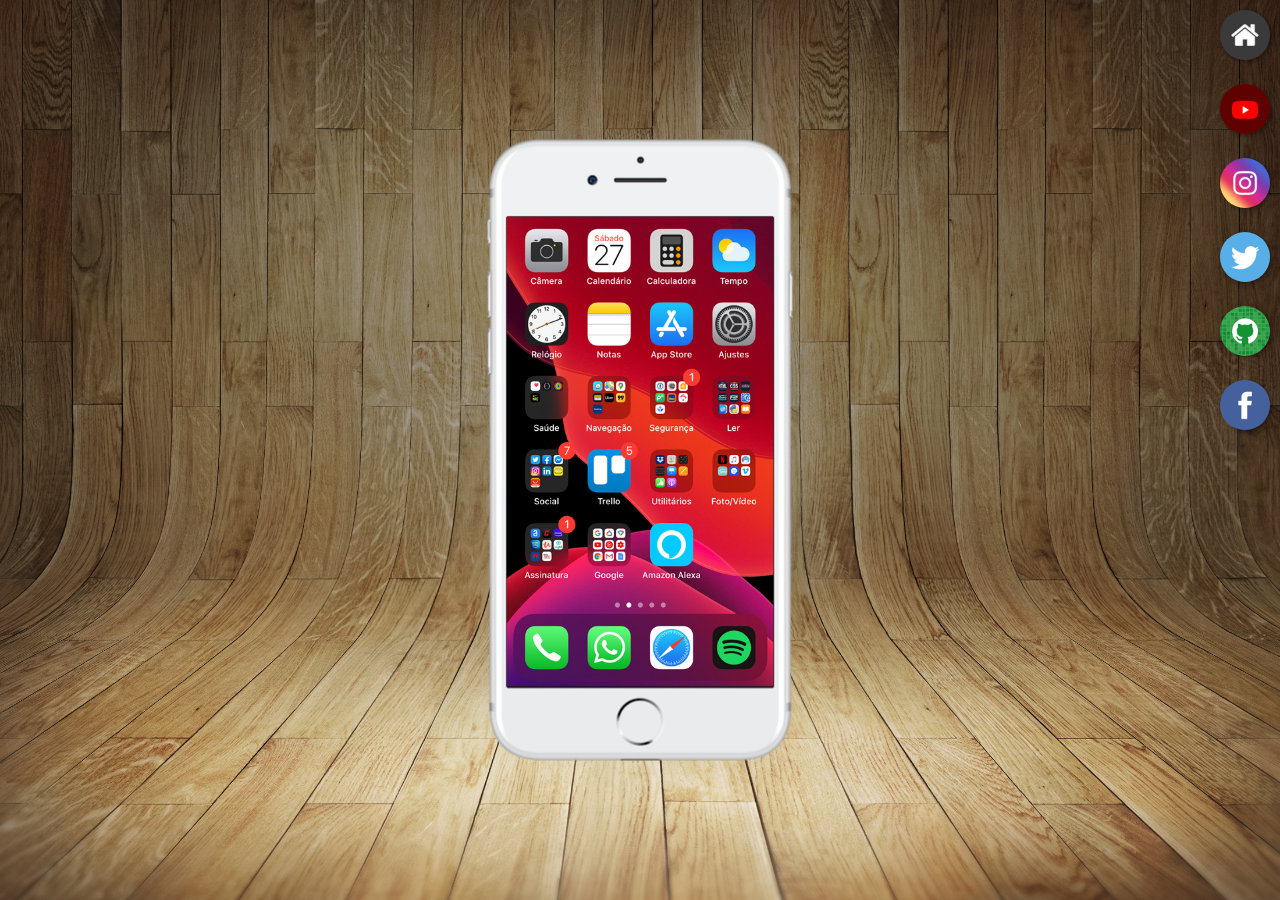
<file: index.html>
<!DOCTYPE html>
<html lang="pt-br">
<head>
    <meta charset="UTF-8">
    <meta name="viewport" content="width=device-width, initial-scale=1.0">
    <link rel="shortcut icon" href="pacote-d013/favicon.ico" type="image/x-icon">
    <title>Projeto Redes Sociais</title>
    <link rel="stylesheet" href="style.css">
</head>
<body>
    <main>
        <section id="telefone">
            <iframe src="home.html" frameborder="0" name="tela"></iframe>
        </section>

        <section id="redes-sociais">
            <a href="home.html" target="tela"><img src="pacote-d013/imagens/logo-home.jpg" alt="home"></a> <br>
            <a href="youtube.html" target="tela"><img src="pacote-d013/imagens/logo-youtube.jpg" alt=""></a> <br>
            <a href="instagram.html" target="tela"><img src="pacote-d013/imagens/logo-instagram.jpg" alt=""></a> <br>
            <a href="twitter.html" target="tela"><img src="pacote-d013/imagens/logo-twitter.jpg" alt=""></a> <br>
            <a href="github.html" target="tela"><img src="pacote-d013/imagens/logo-github.jpg" alt=""></a> <br>
            <a href="facebook.html" target="tela"><img src="pacote-d013/imagens/logo-facebook.jpg" alt=""></a> <br>
        </section>
    </main>
</body>
</html>
</file>
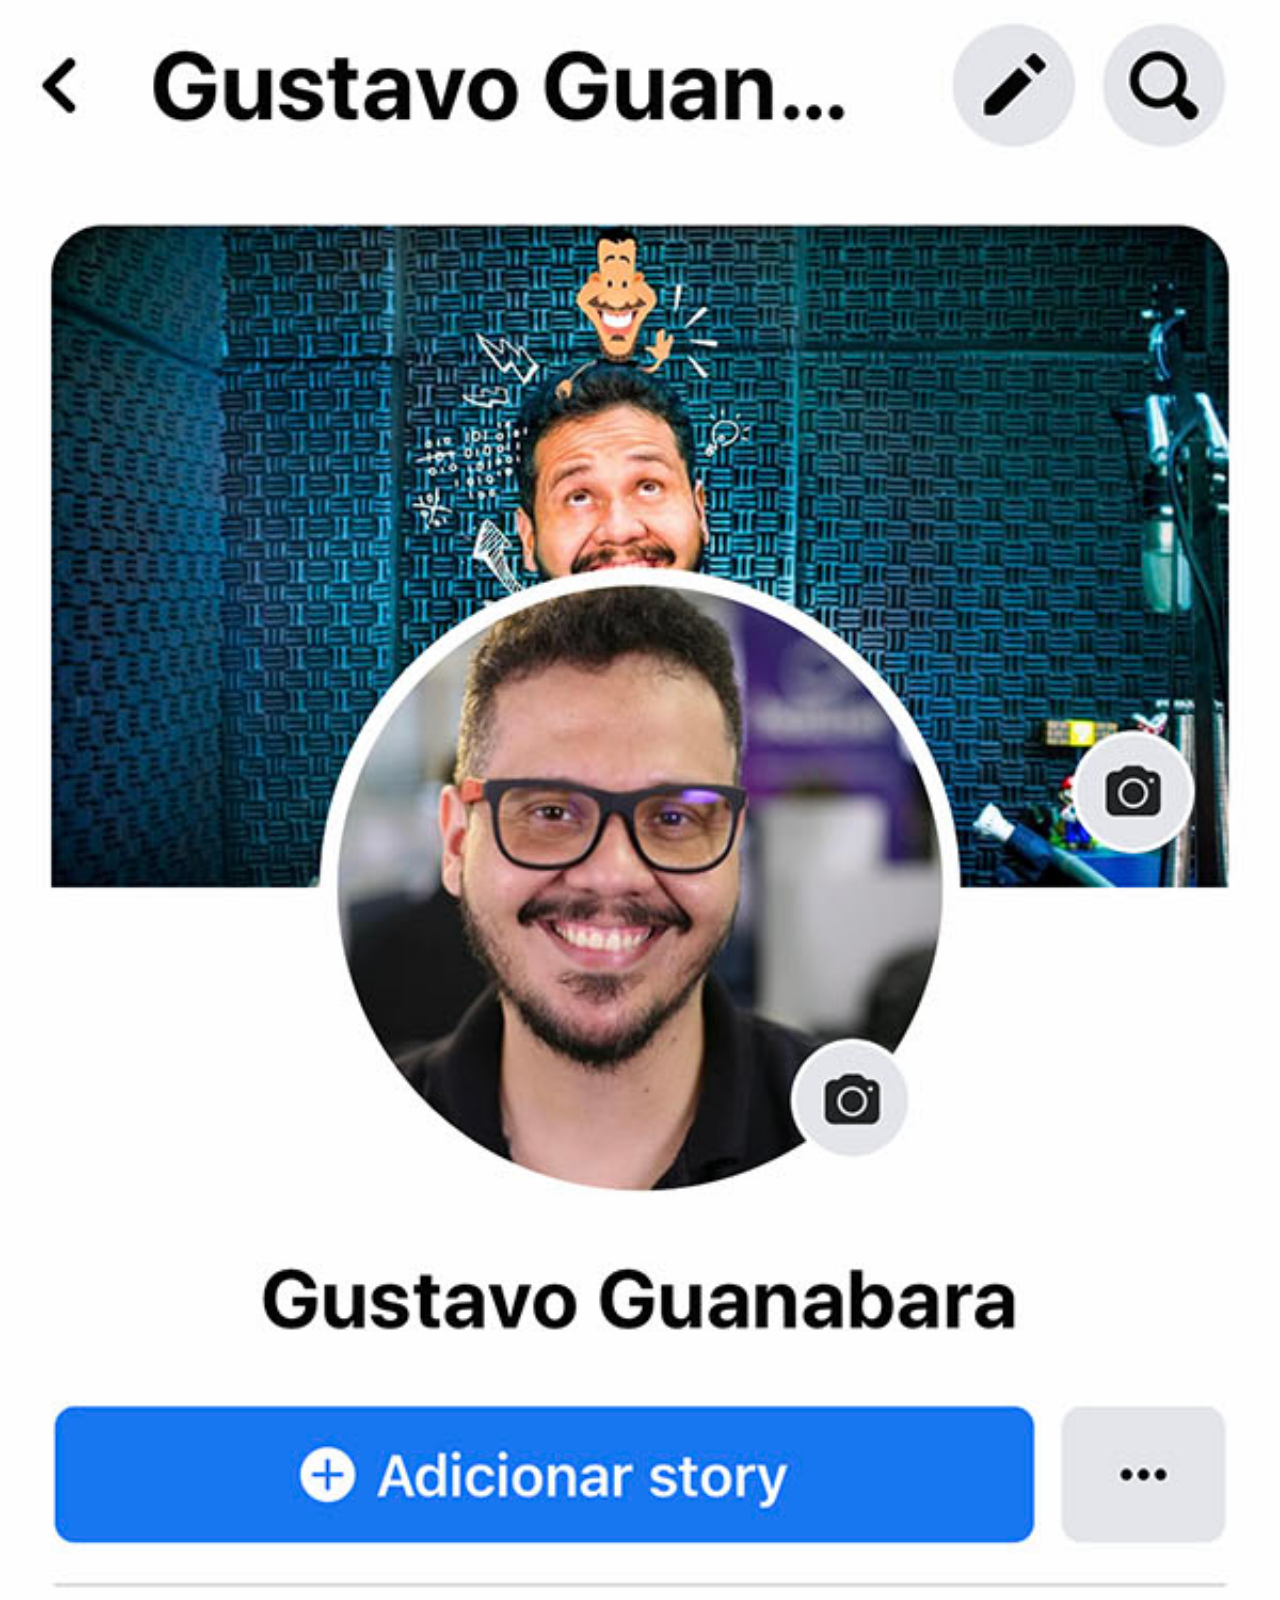
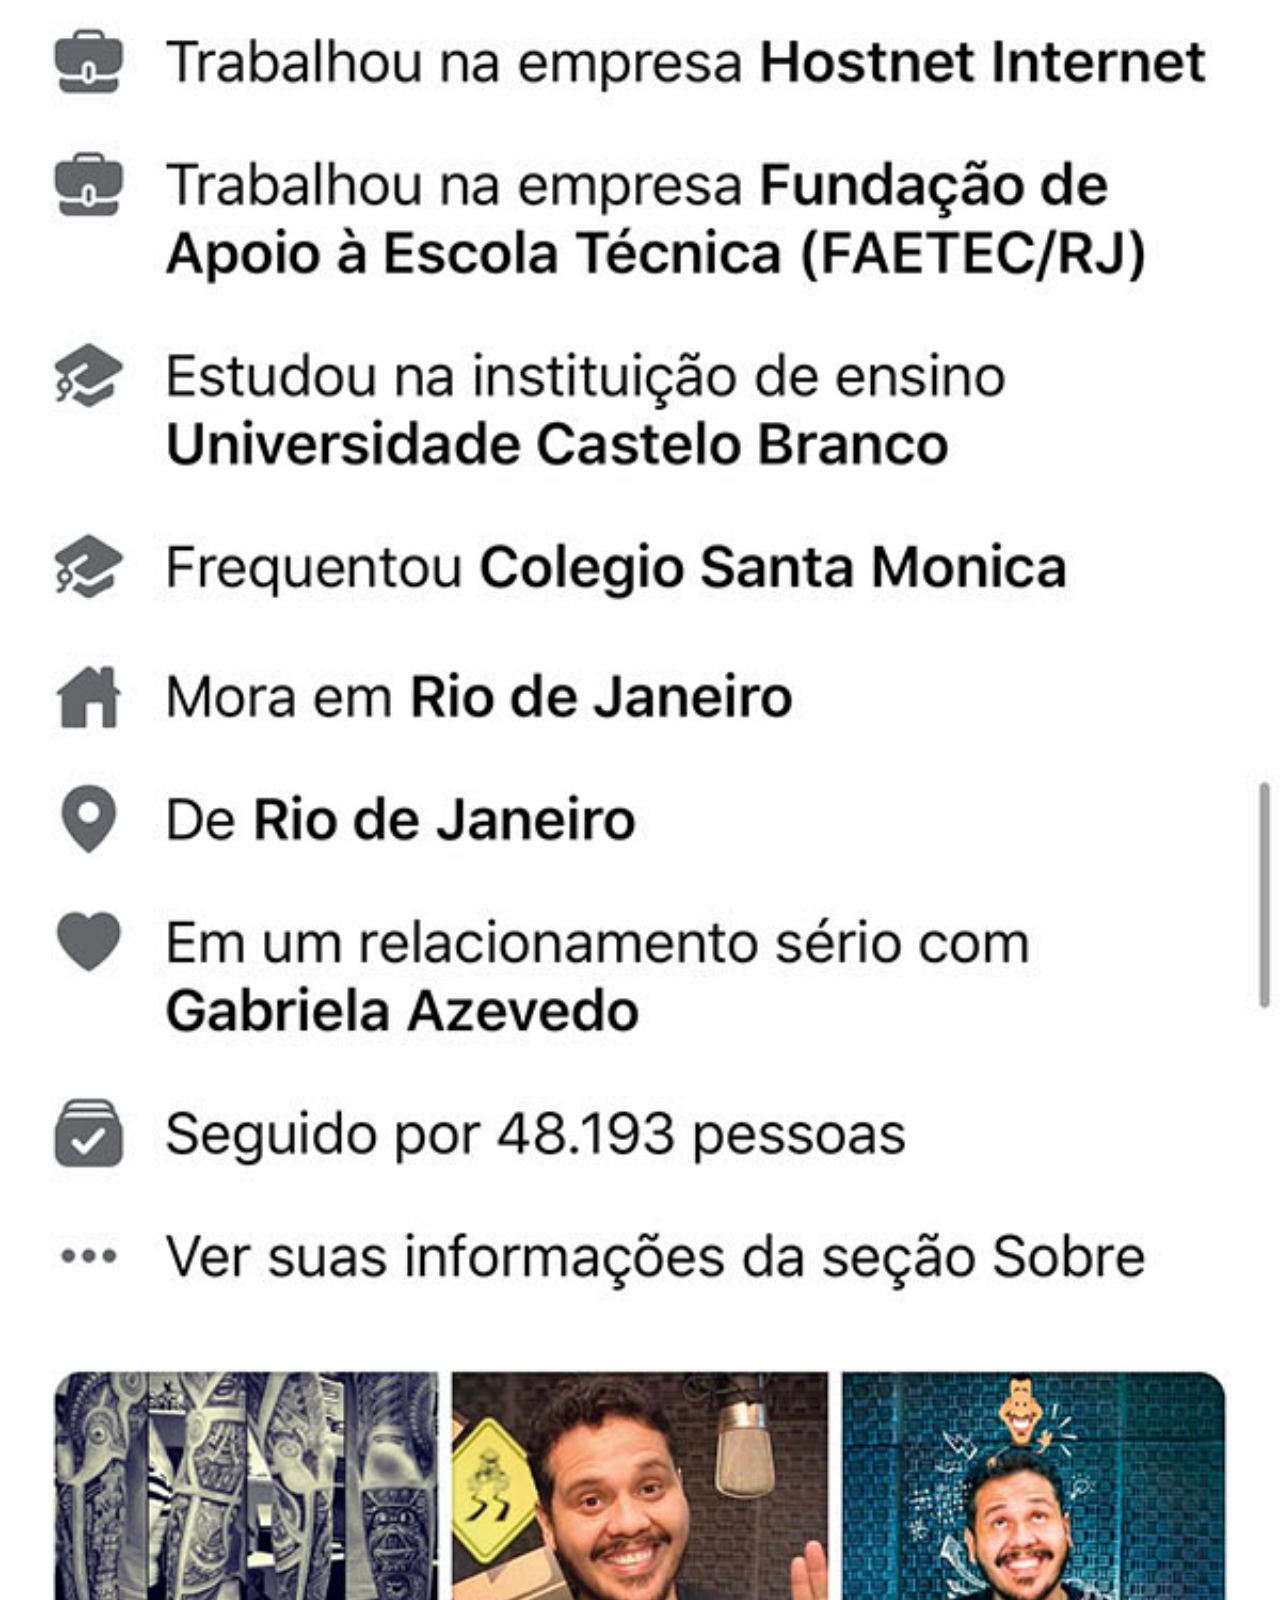
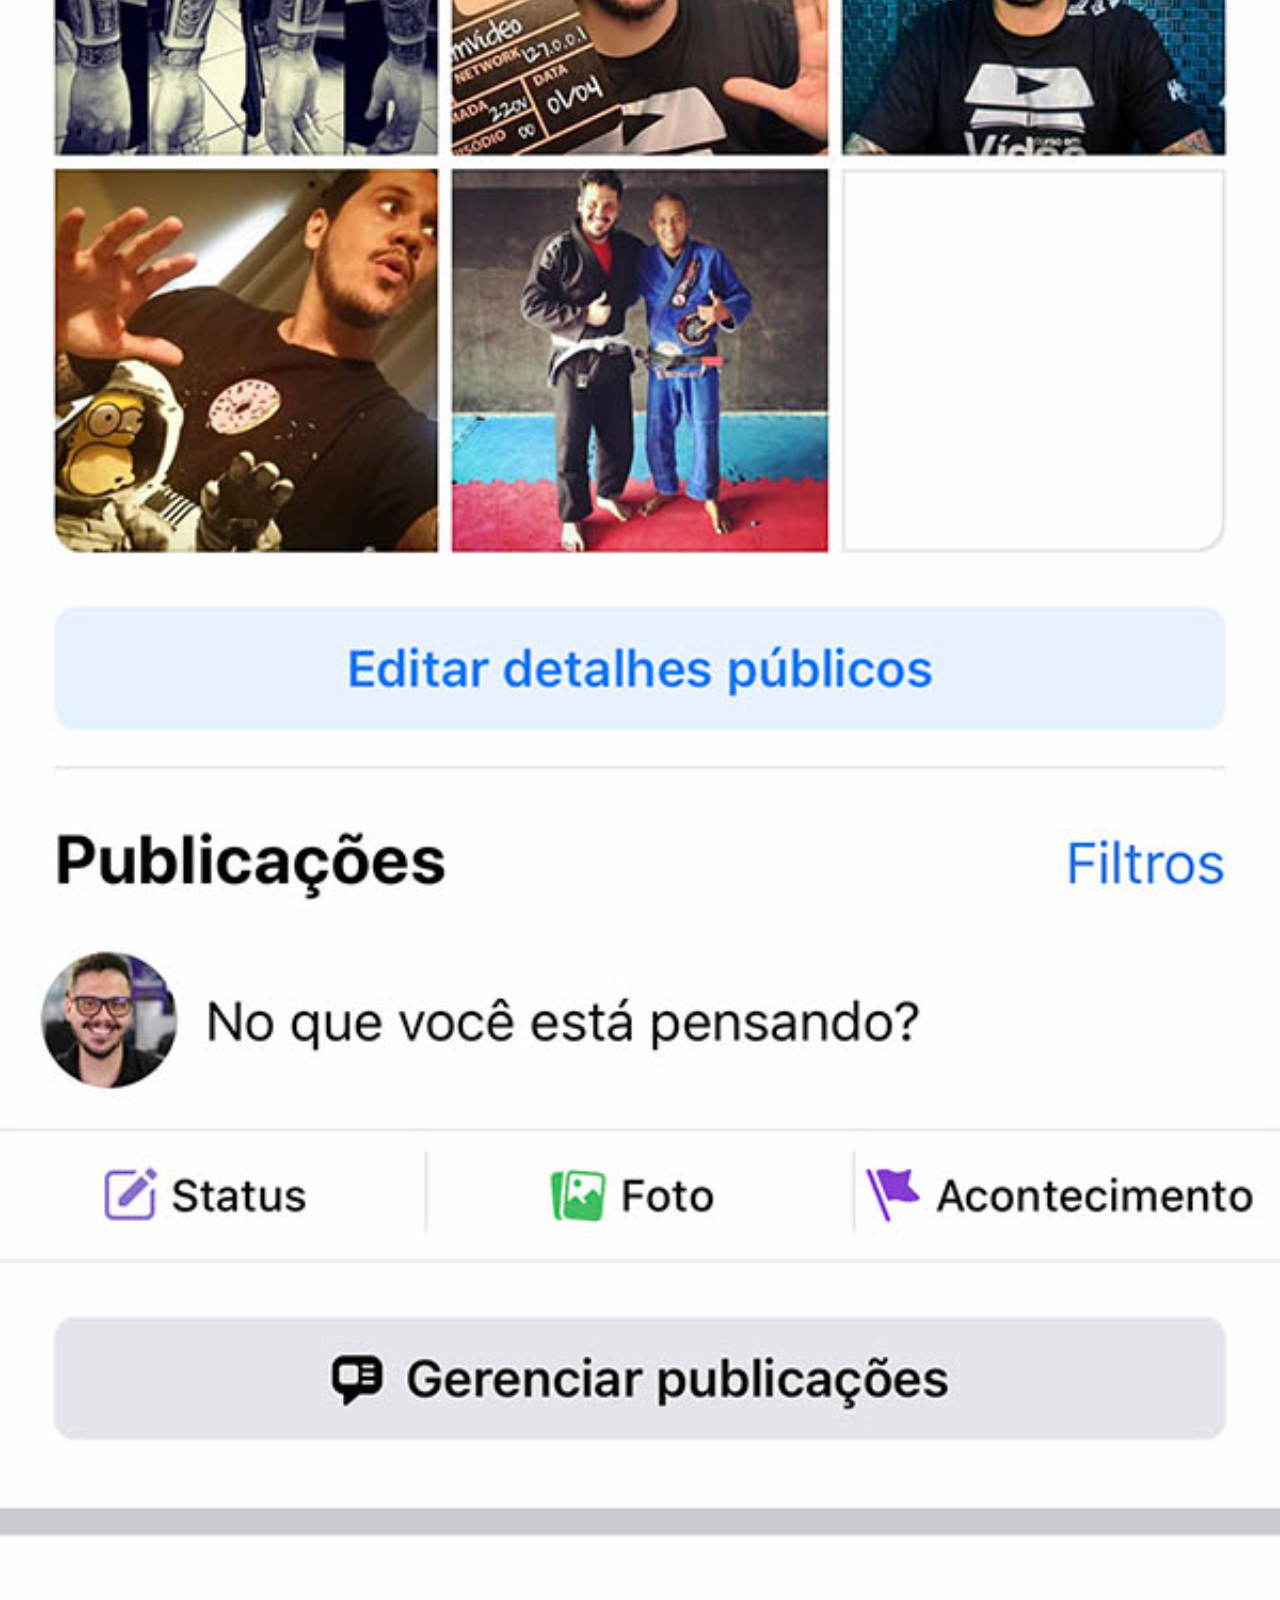
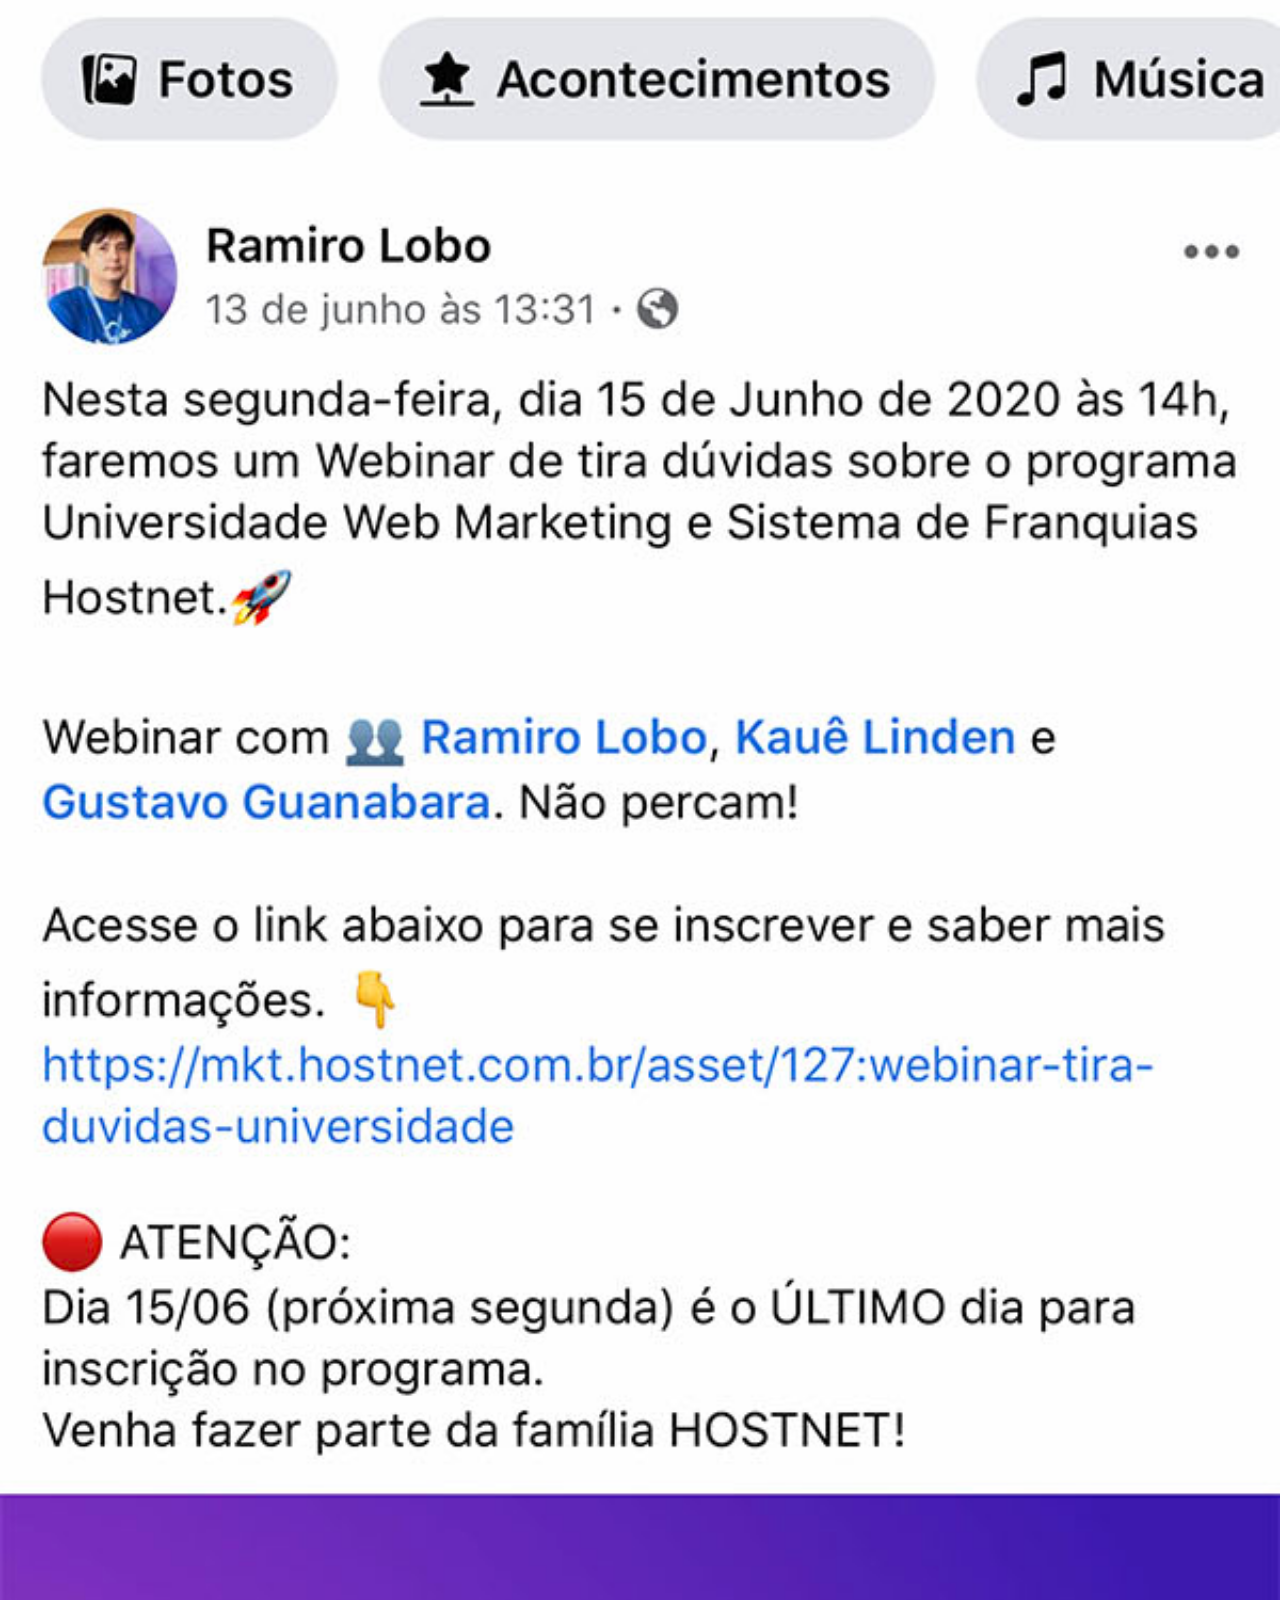
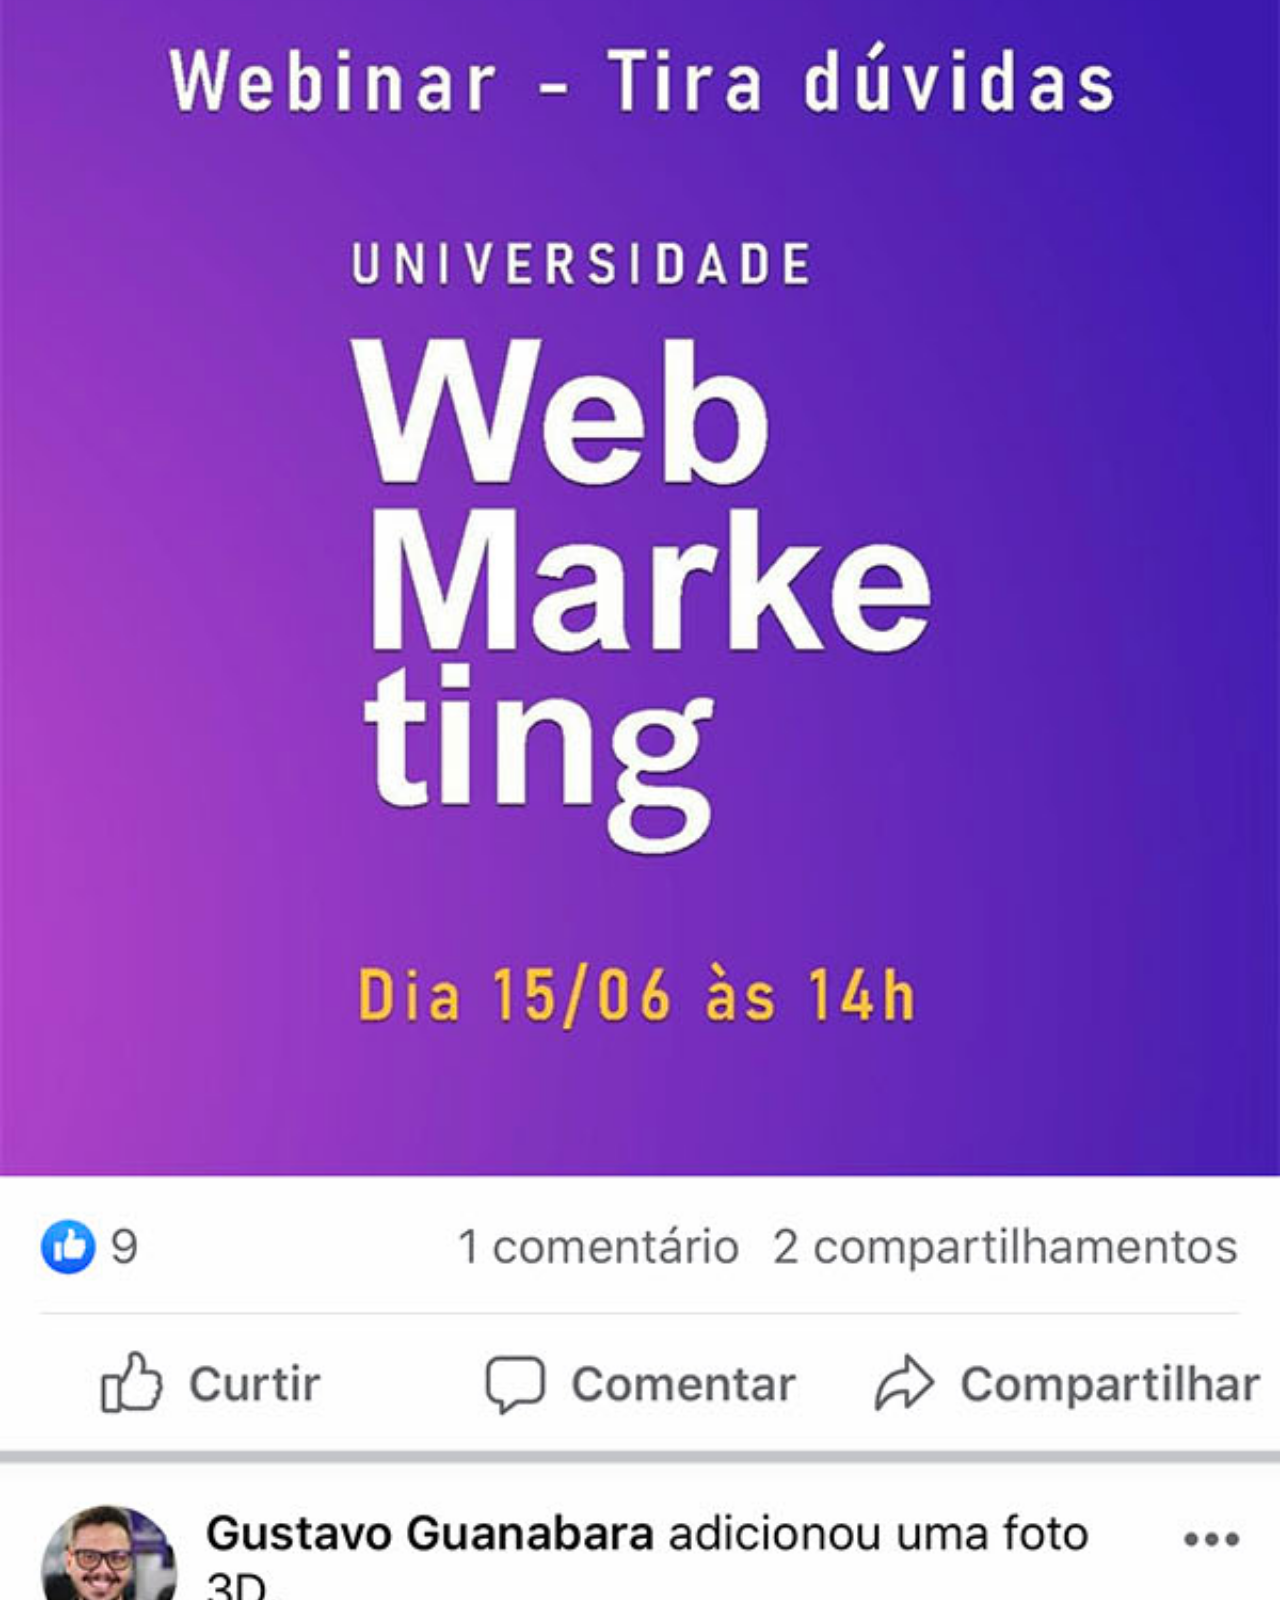
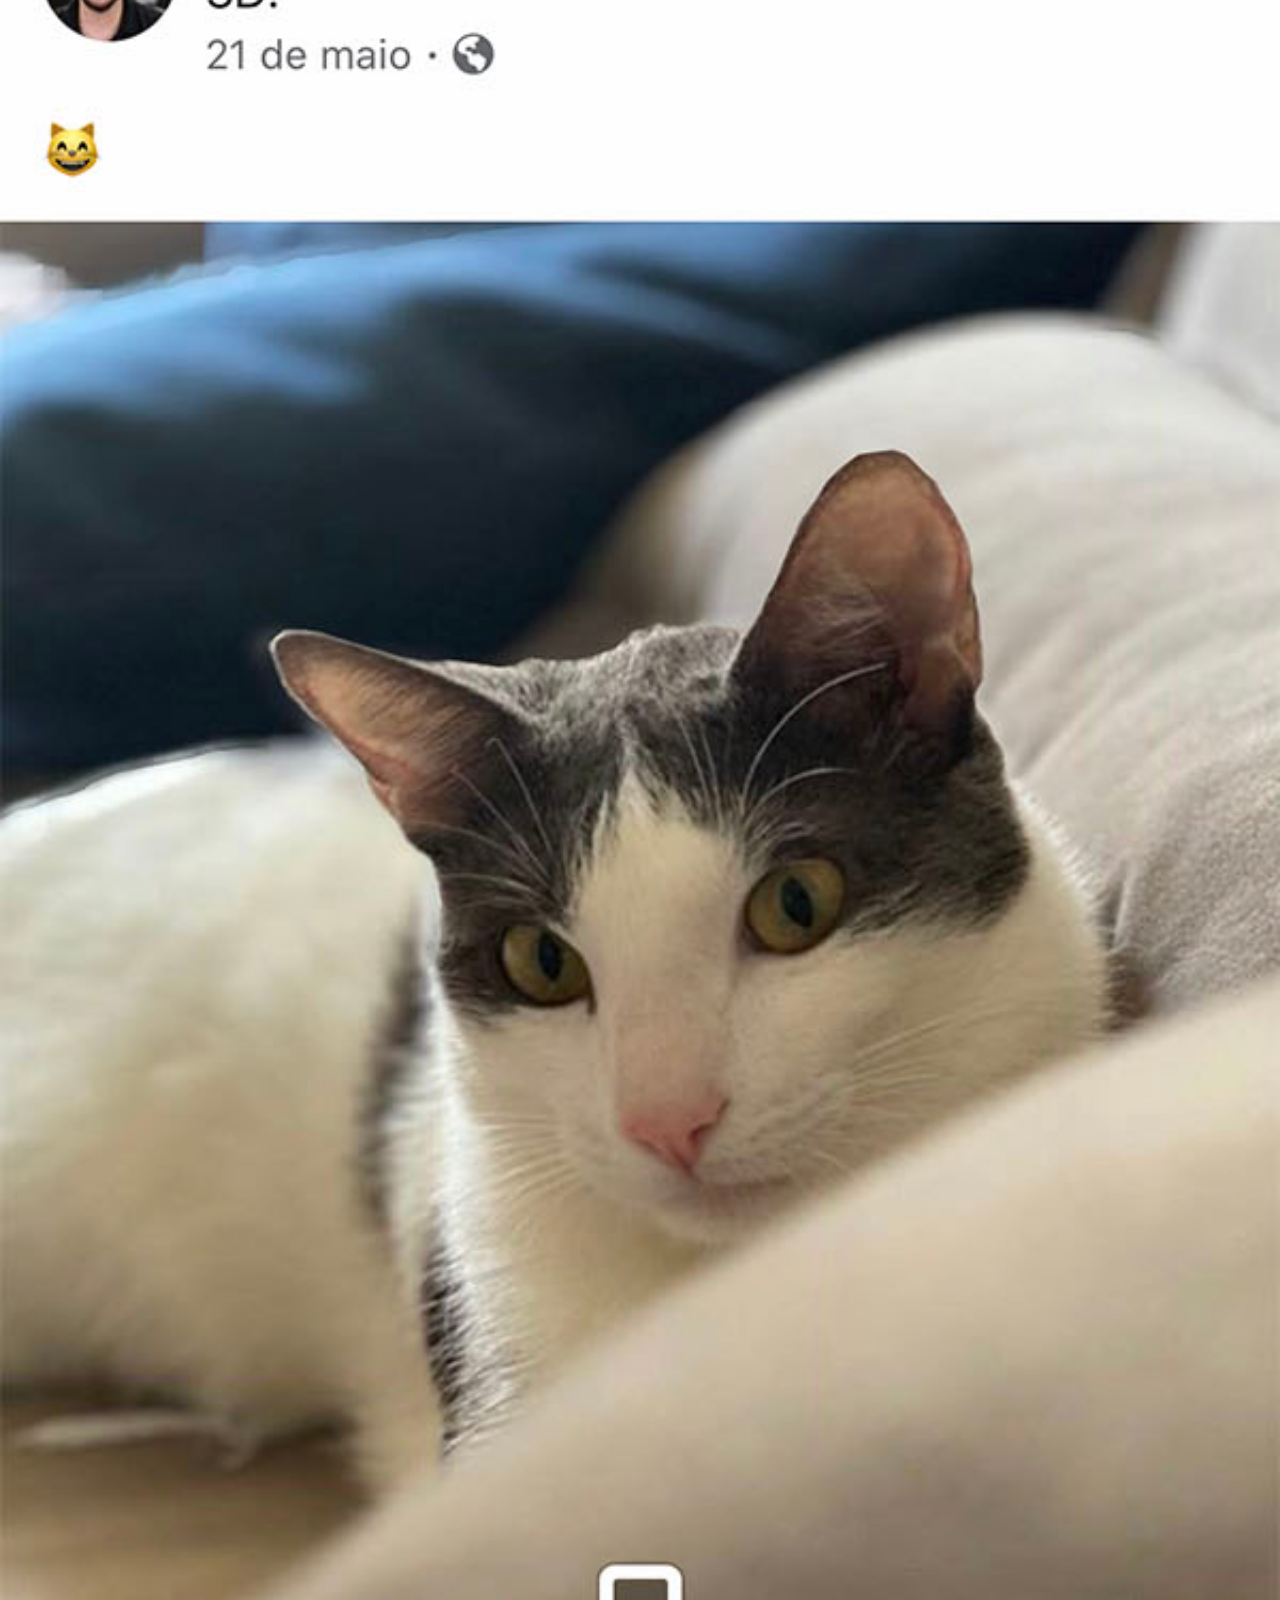
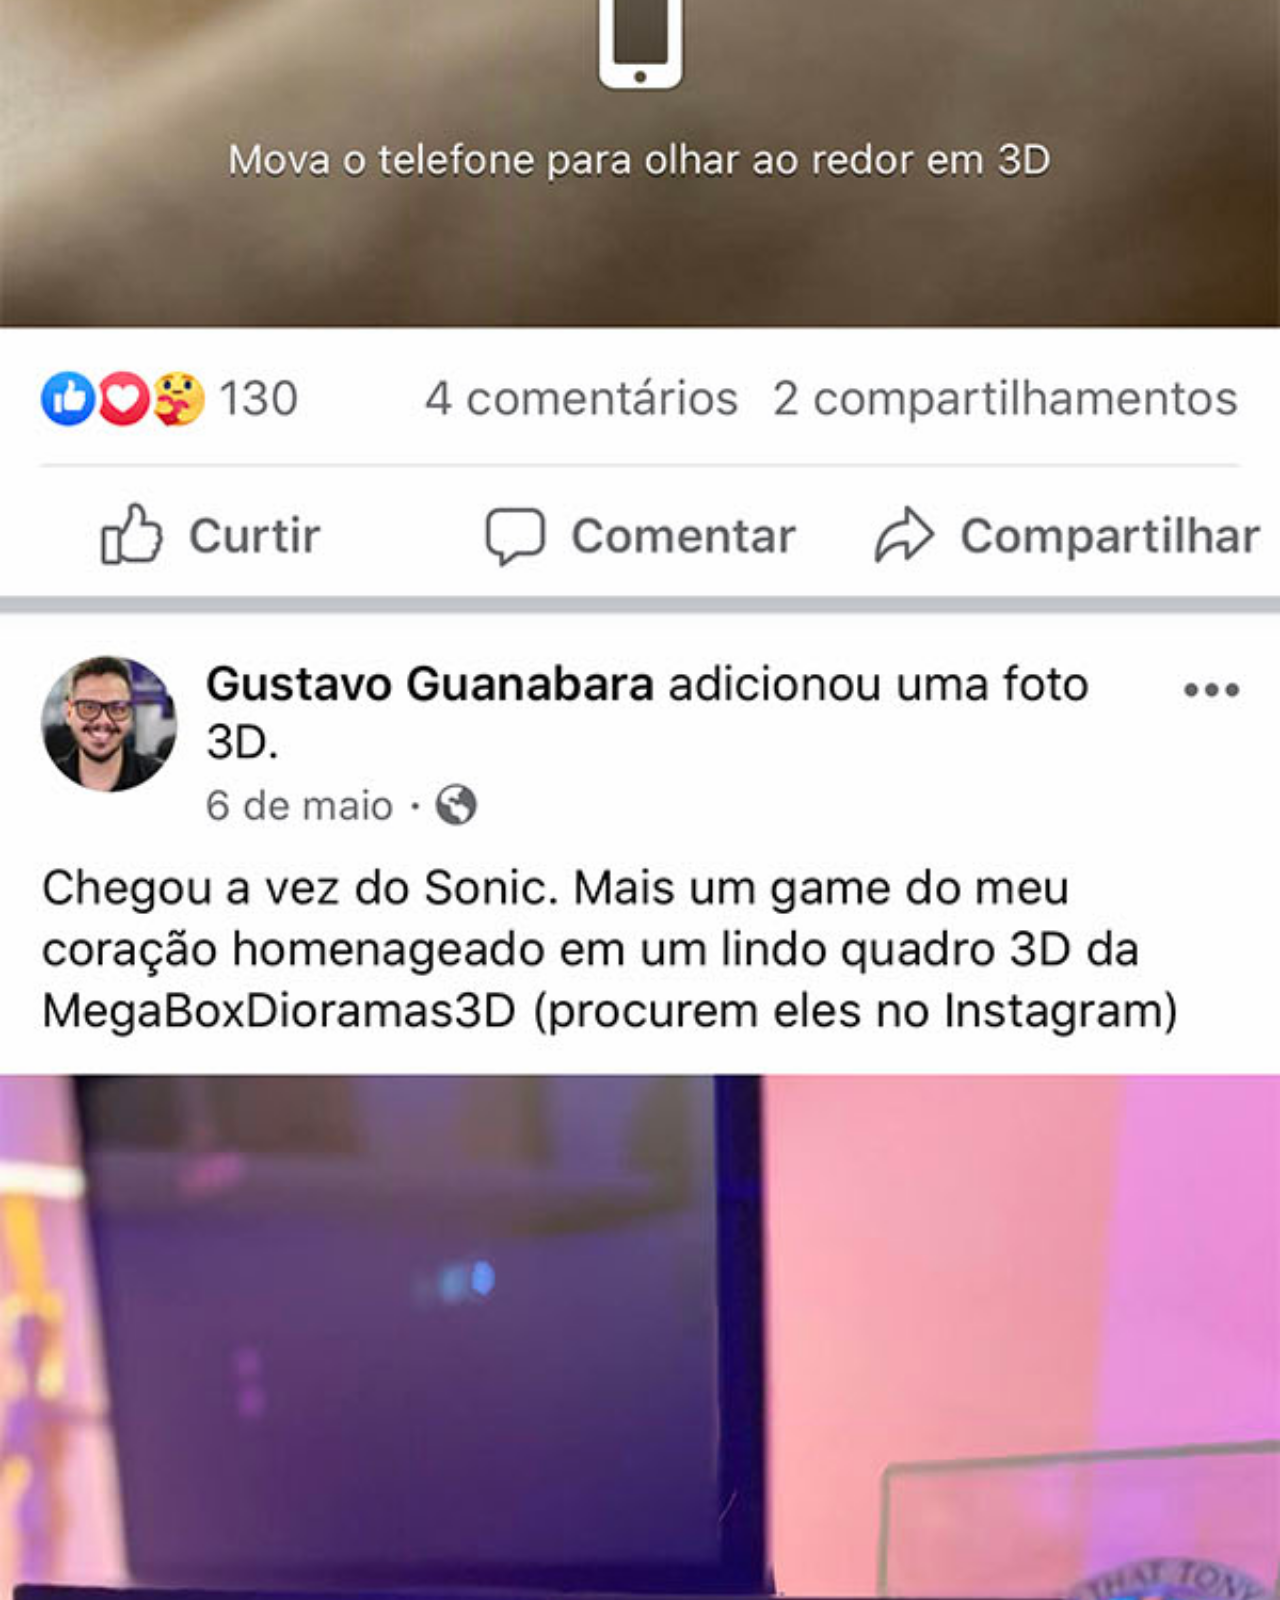
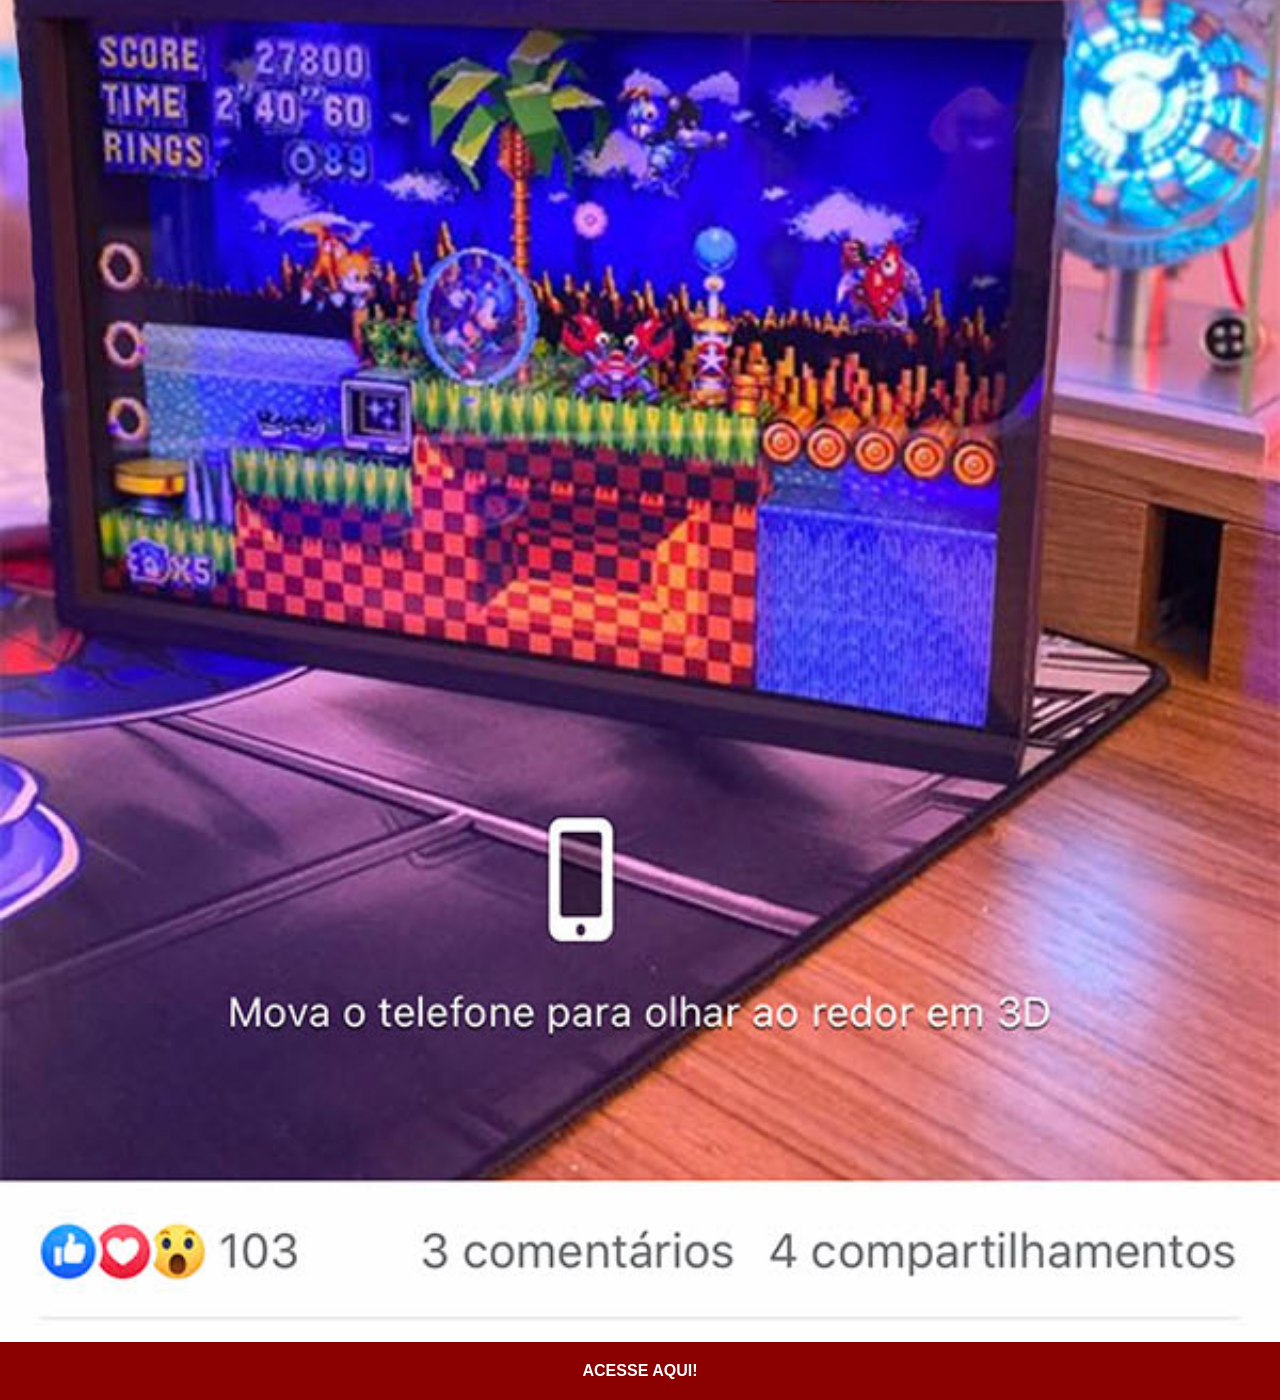
<file: facebook.html>
<!DOCTYPE html>
<html lang="pt-br">
<head>
    <meta charset="UTF-8">
    <meta name="viewport" content="width=device-width, initial-scale=1.0">
    <title>Facebook</title>
    <link rel="stylesheet" href="estilos/style.css">
</head>
<body>
    <img src="pacote-d013/imagens/tela-facebook.jpg" alt="Facebook">
    <a href="https://facebook.com/cursoemvideo" target="_blank">ACESSE AQUI!</a>
</body>
</html>
</file>
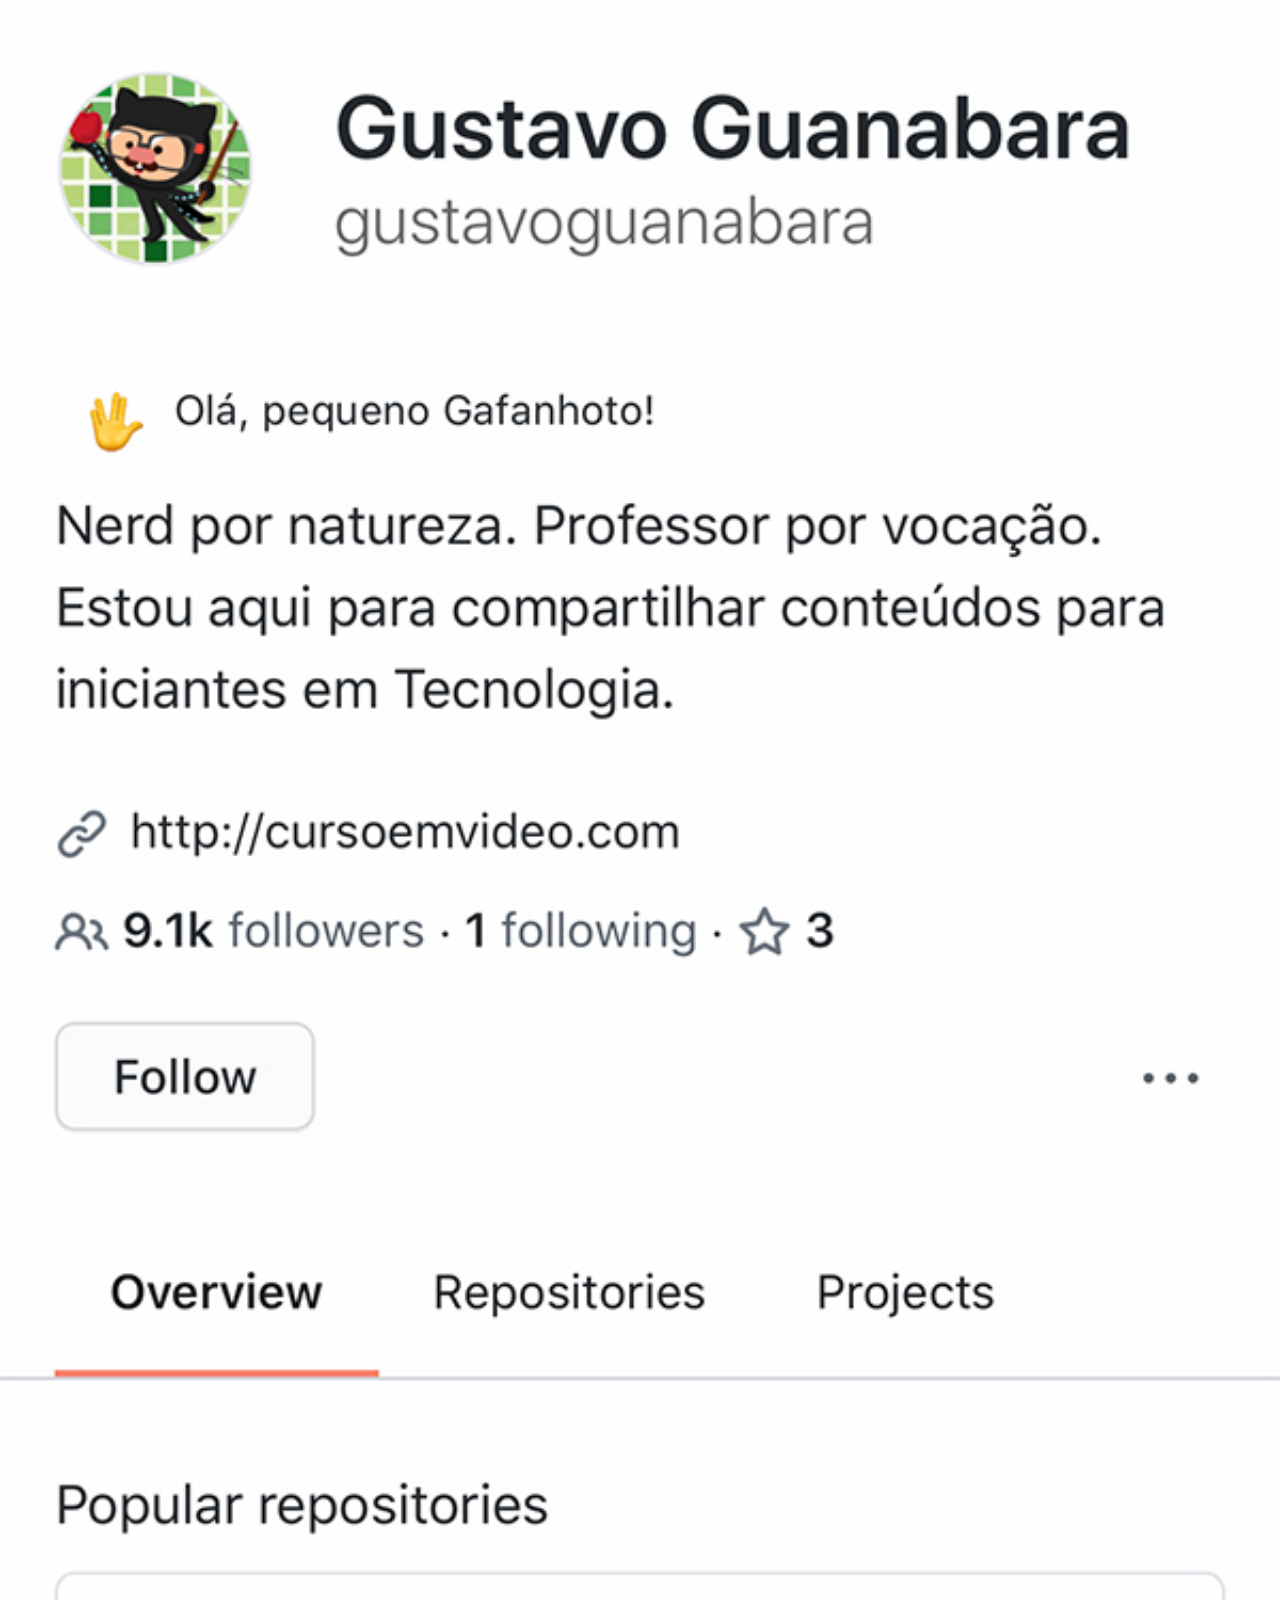
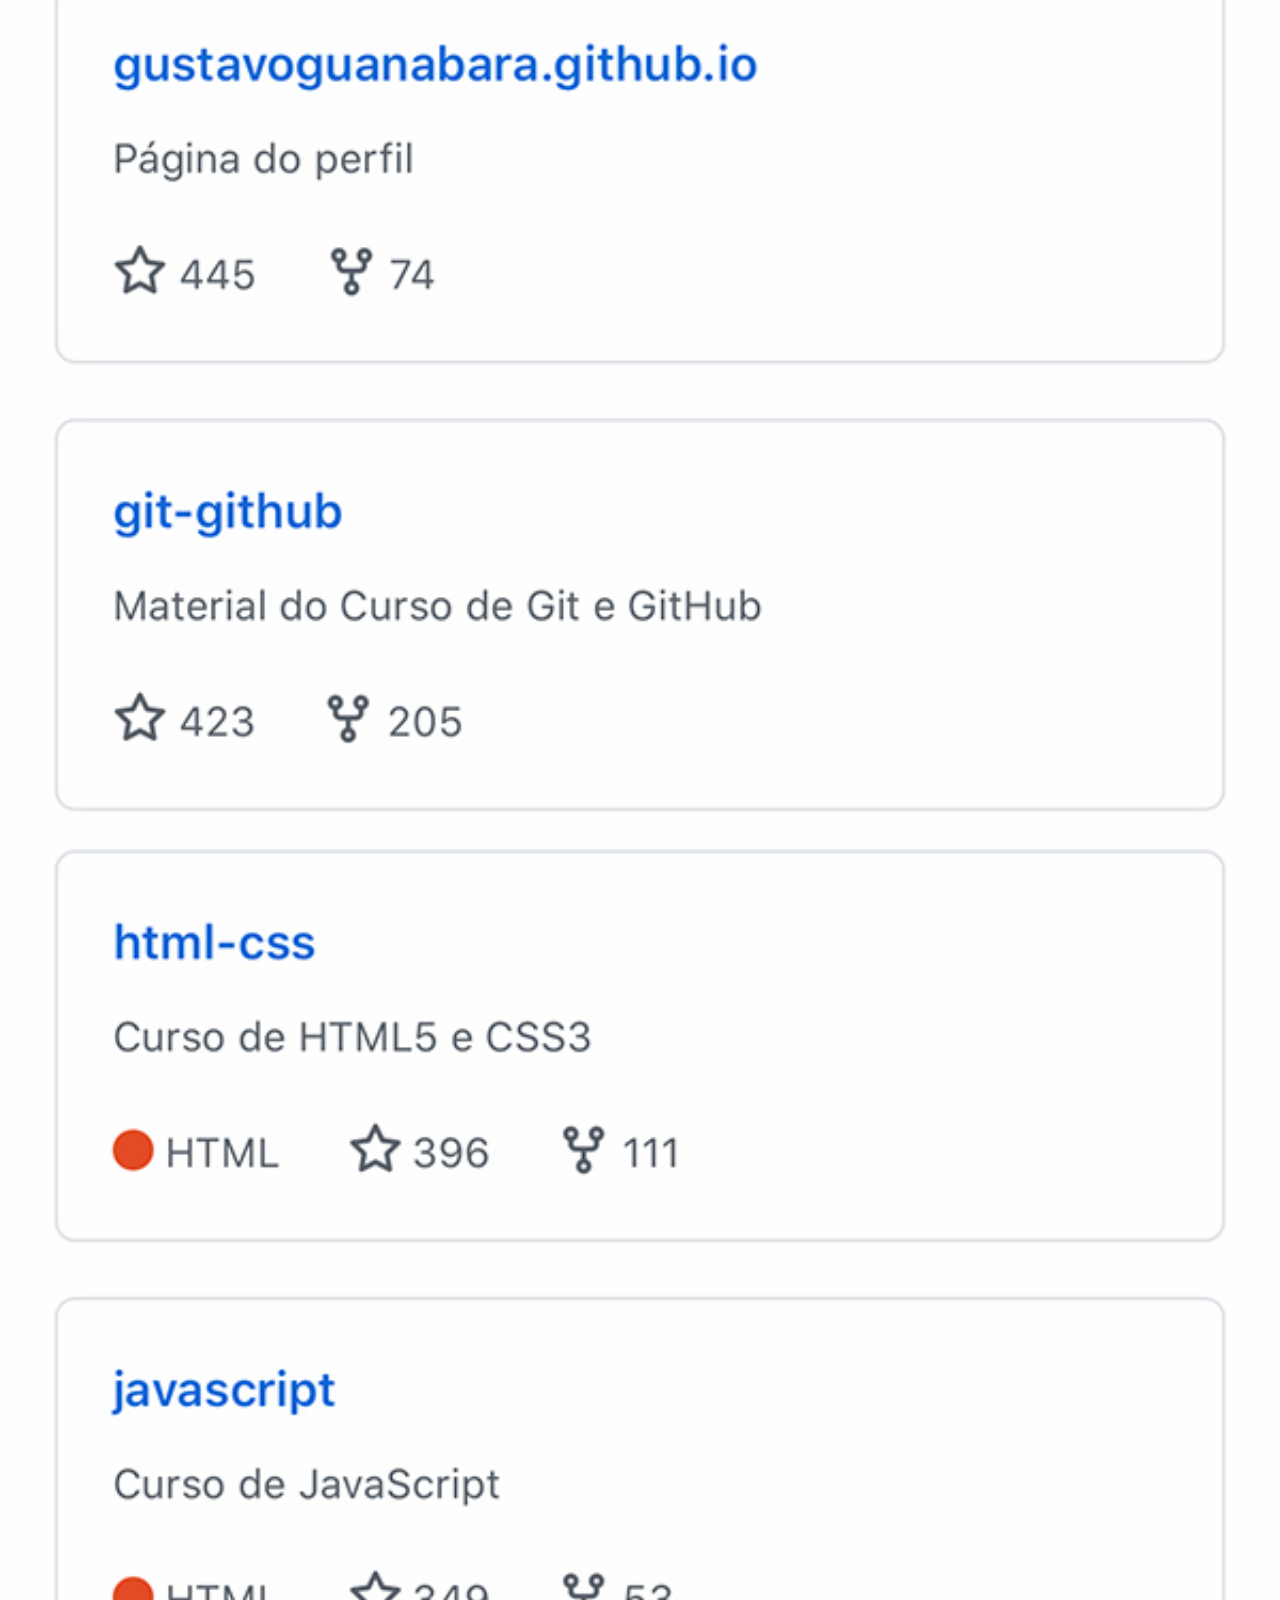
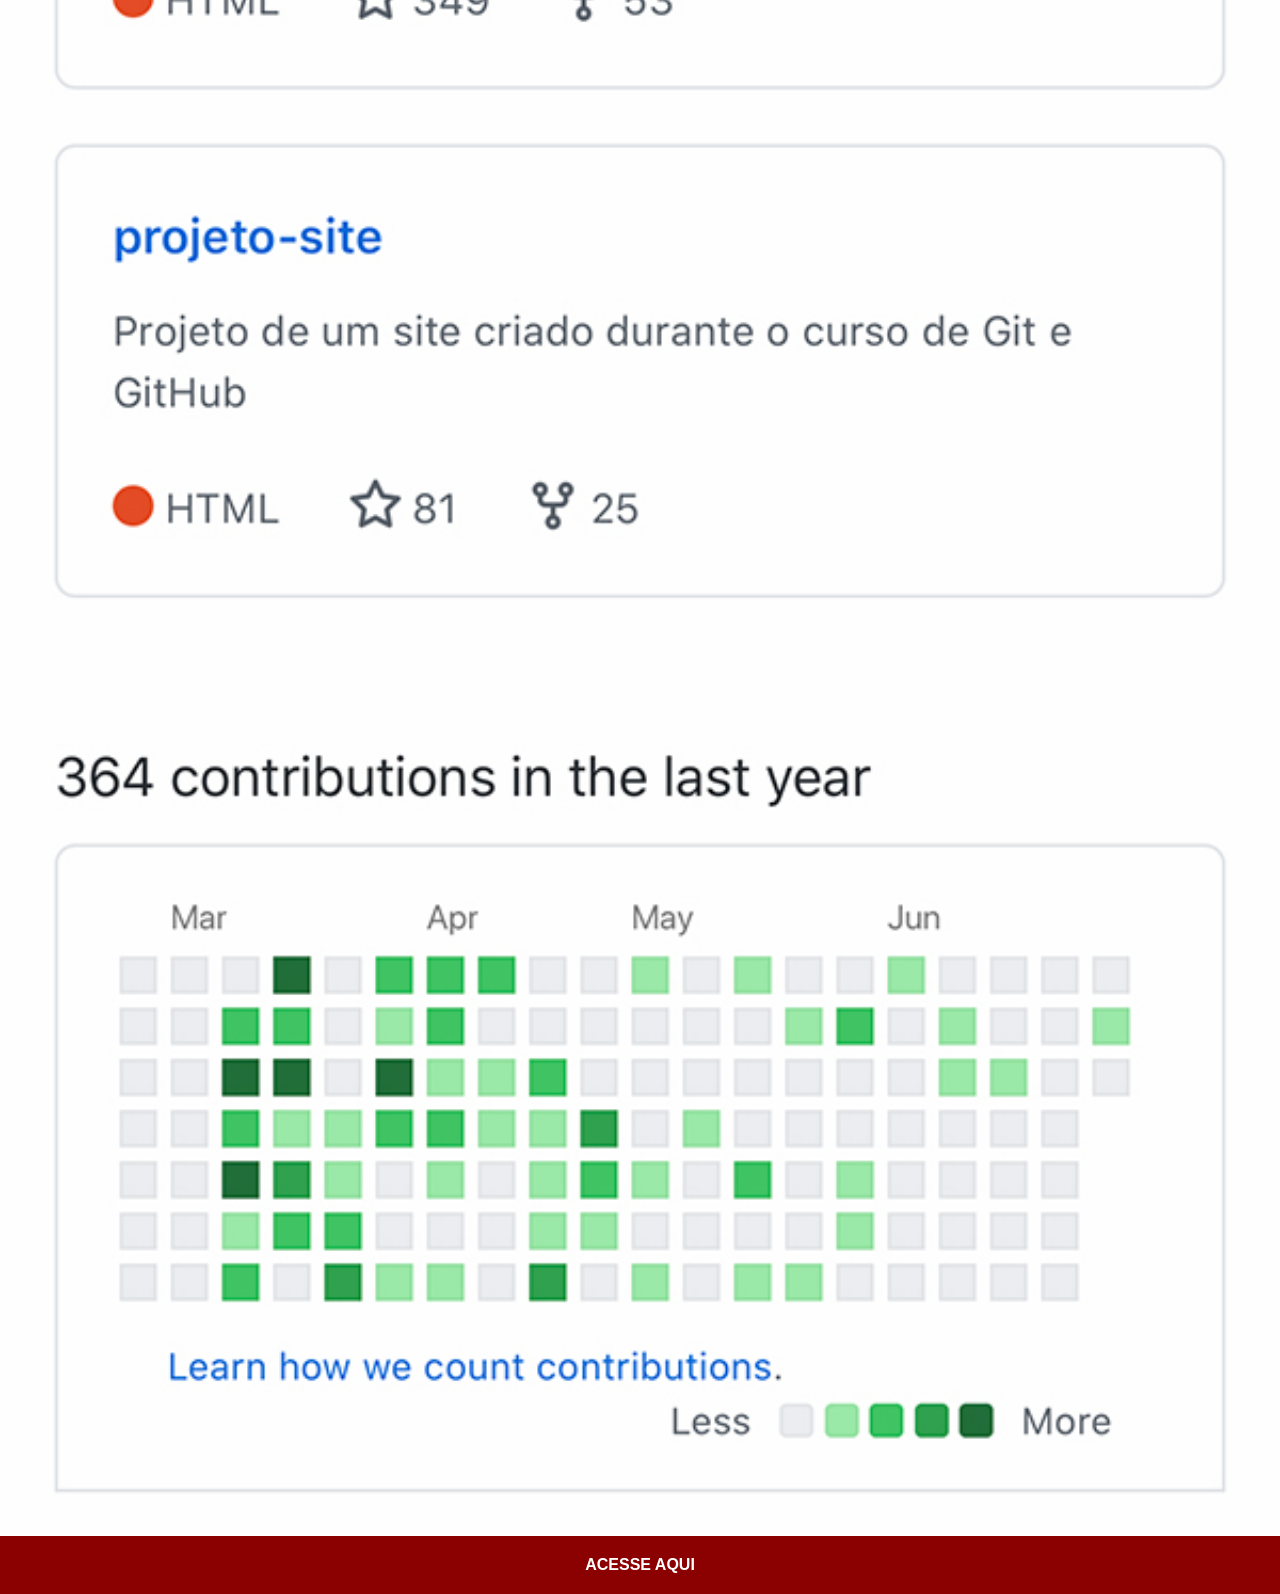
<file: github.html>
<!DOCTYPE html>
<html lang="pt-br">
<head>
    <meta charset="UTF-8">
    <meta name="viewport" content="width=device-width, initial-scale=1.0">
    <title>Document</title>
    <link rel="stylesheet" href="estilos/style.css">
</head>
<body>
    <img src="pacote-d013/imagens/tela-github.jpg" alt="github">
    <a href="https://github.com/gustavoguanabara" target="_blank">ACESSE AQUI</a>
</body>
</html>
</file>
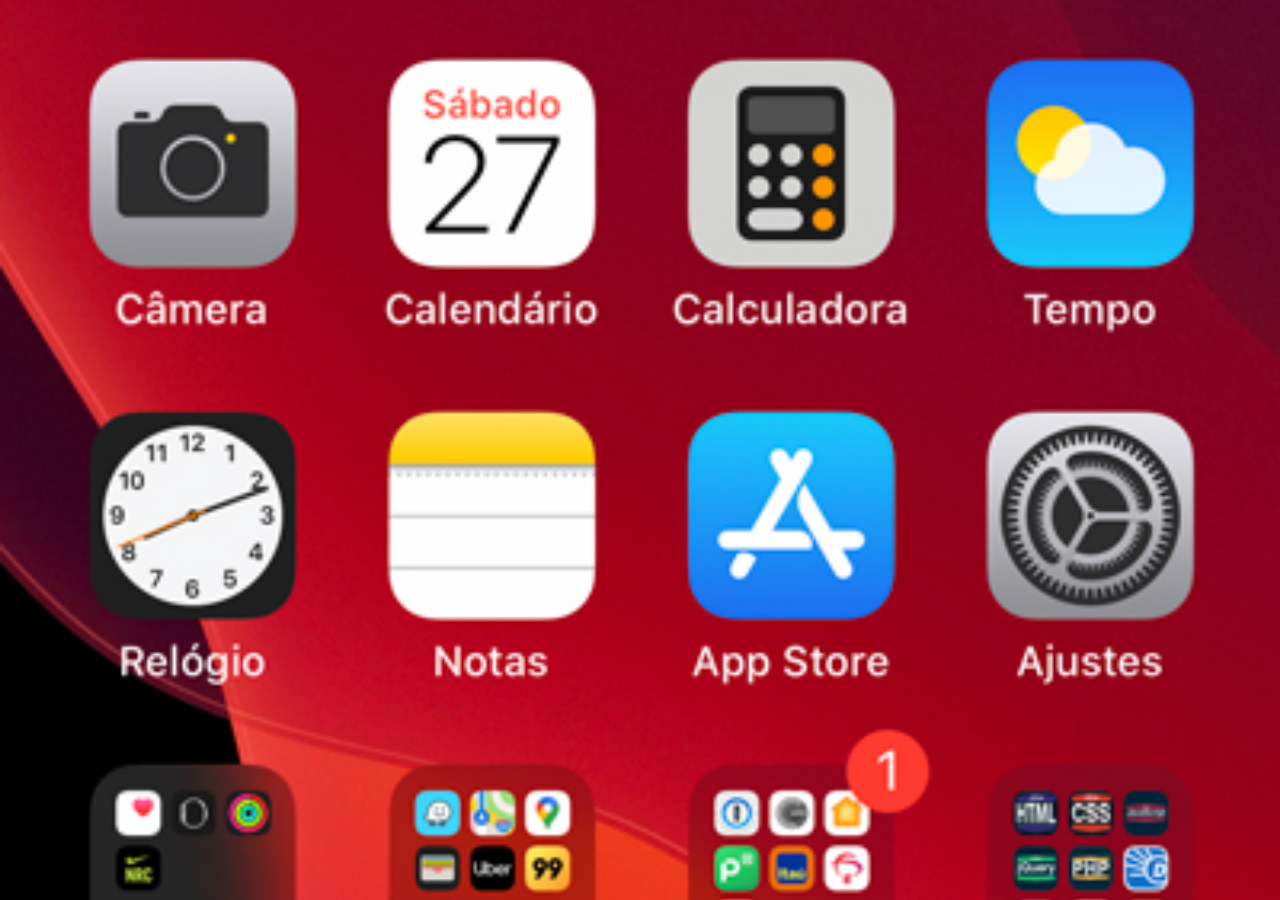
<file: home.html>
<!DOCTYPE html>
<html lang="pt-br">
<head>
    <meta charset="UTF-8">
    <meta name="viewport" content="width=device-width, initial-scale=1.0">
    <title>Home</title>
</head>
<body>
    <style>
        * {
            margin: 0;
            padding: 0;
        }

        body {
            width: 100vw;
            height: 100vh;
            background: black url('./pacote-d013/imagens/tela-home.jpg') no-repeat top center;
            background-size: cover;
        }
    </style>
</body>
</html>
</file>
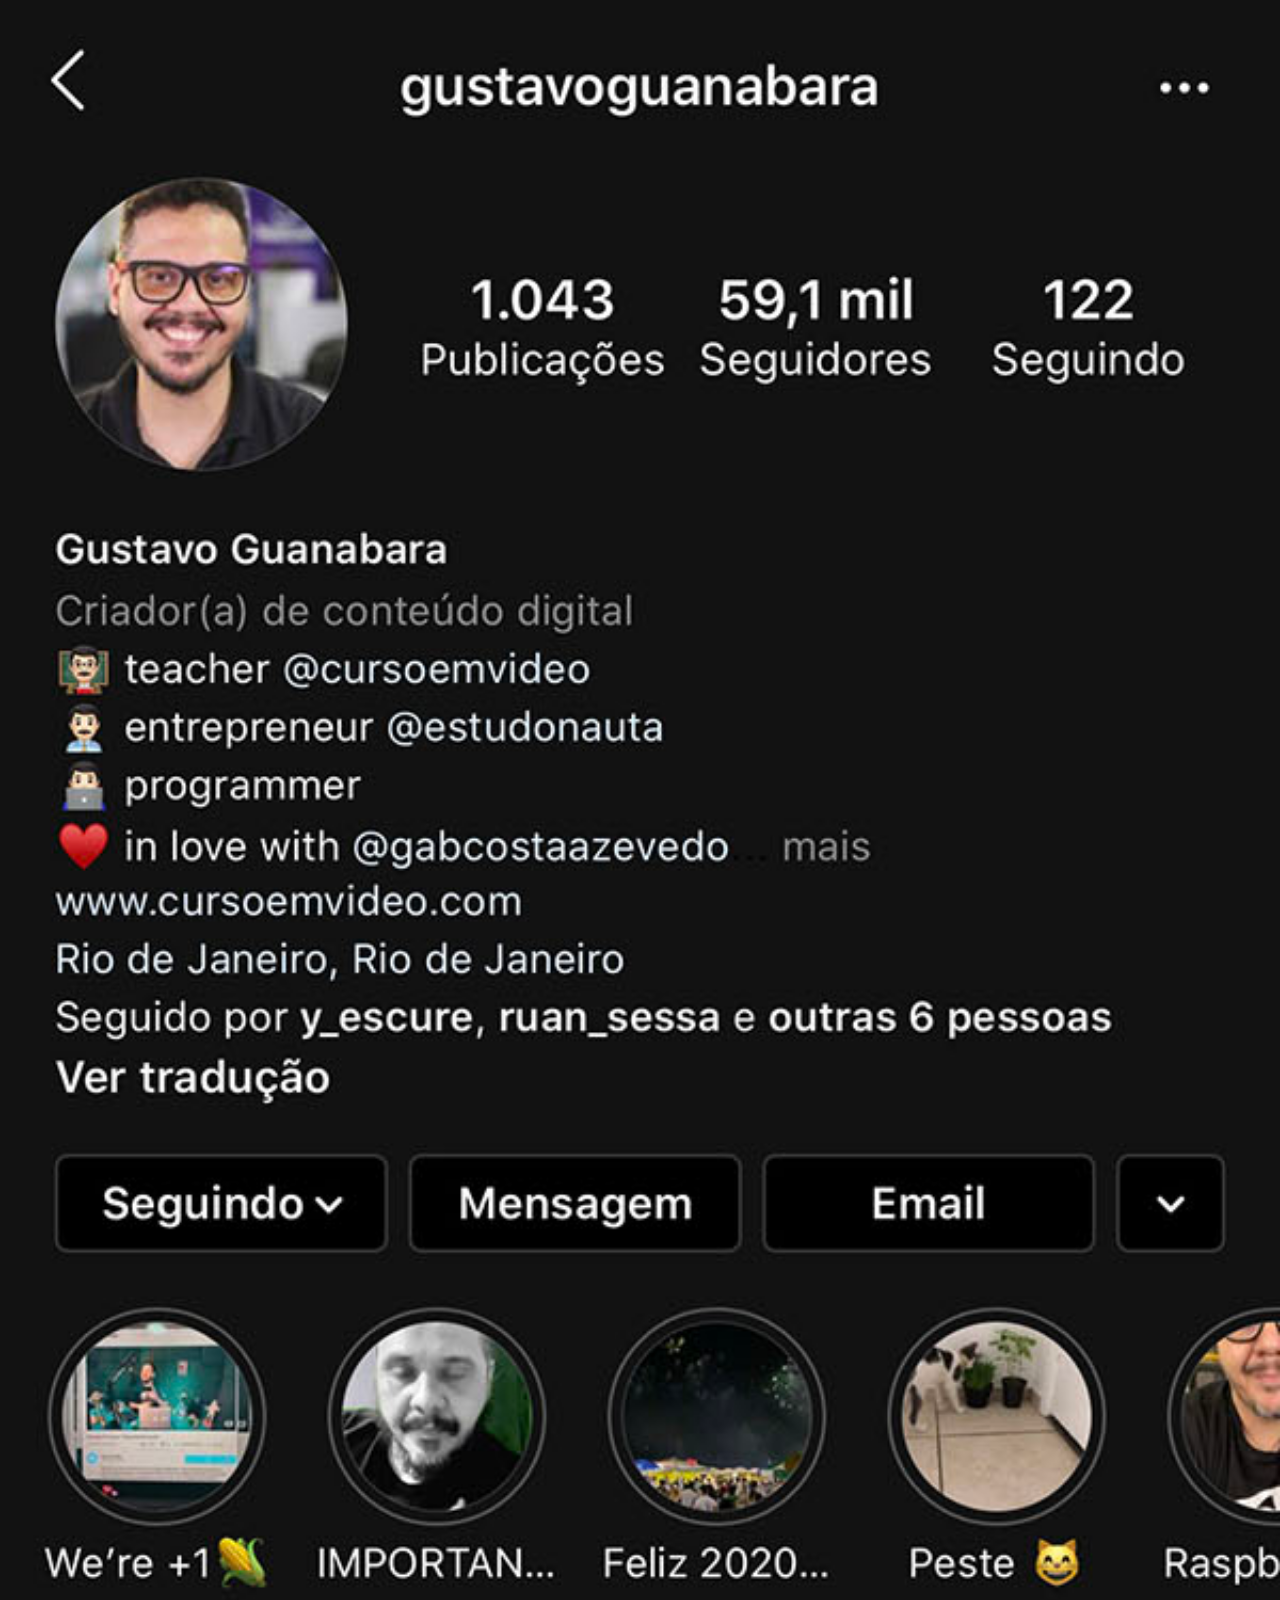
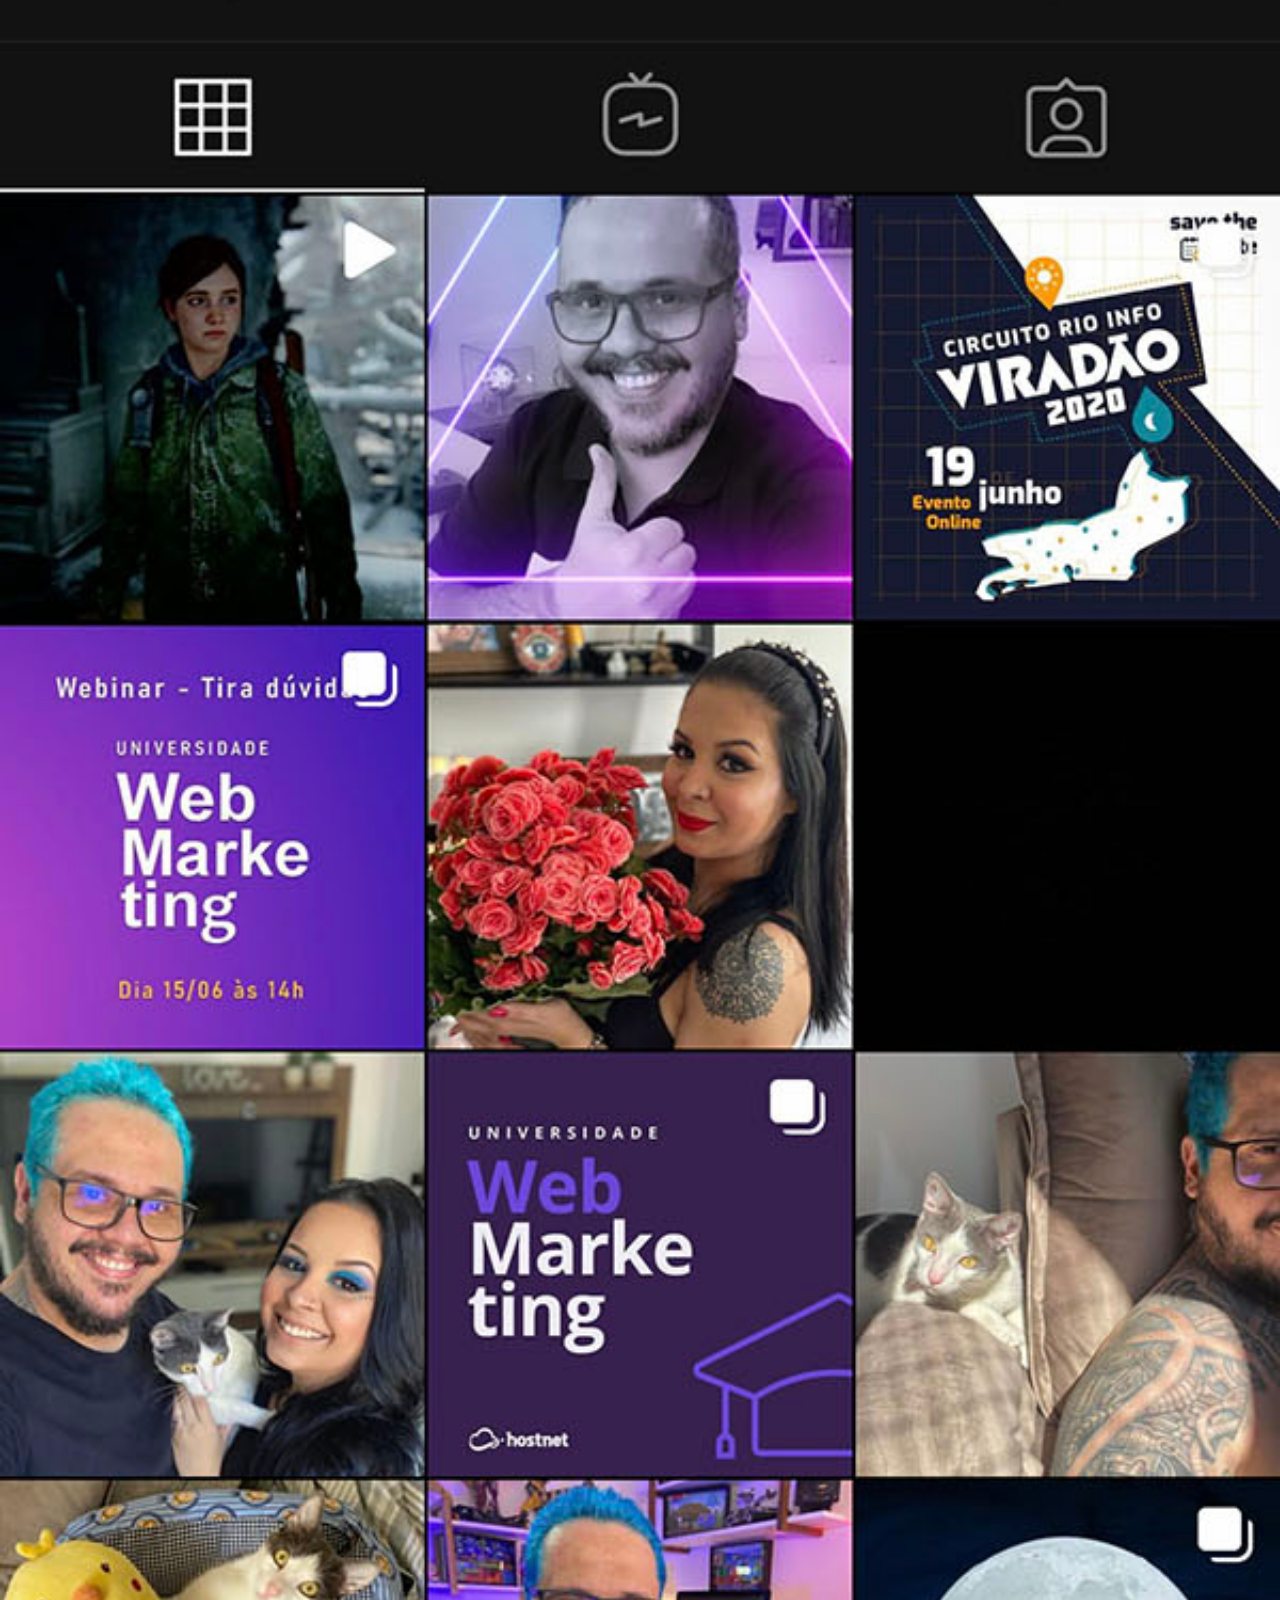
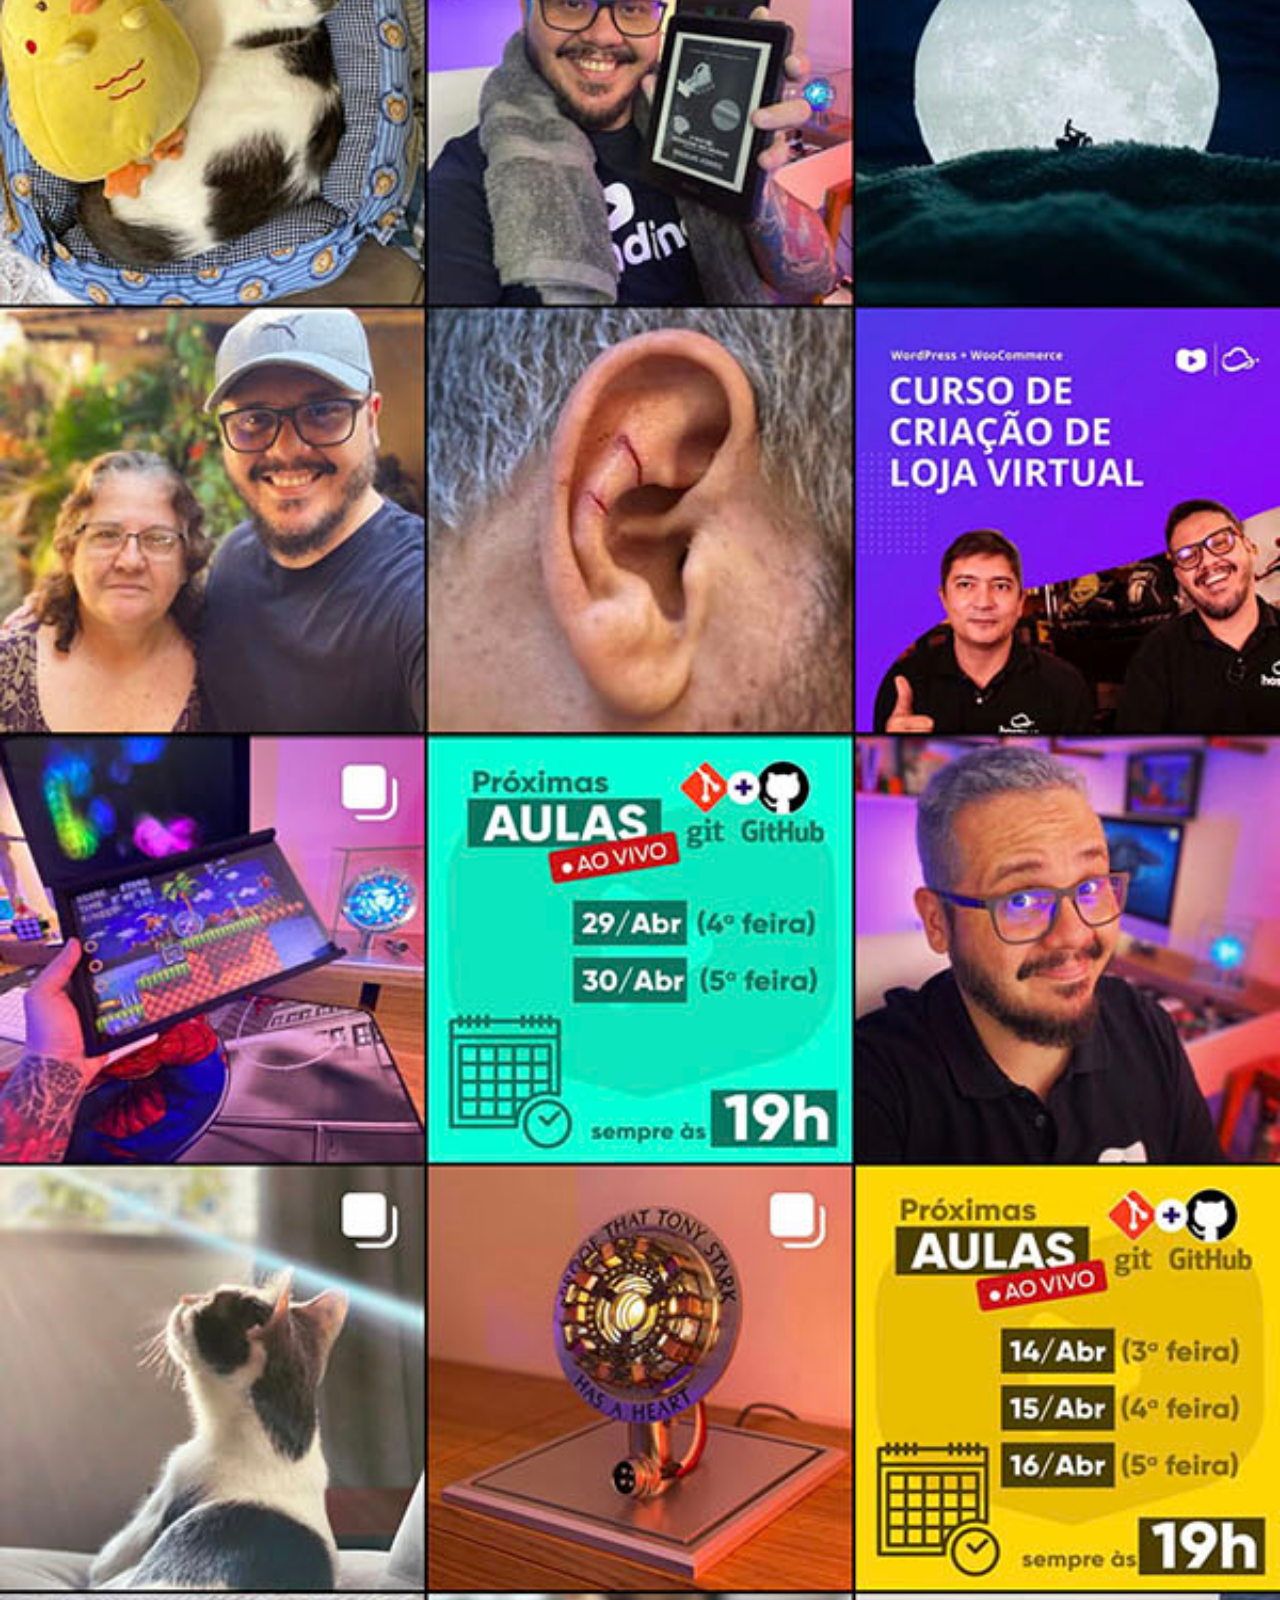
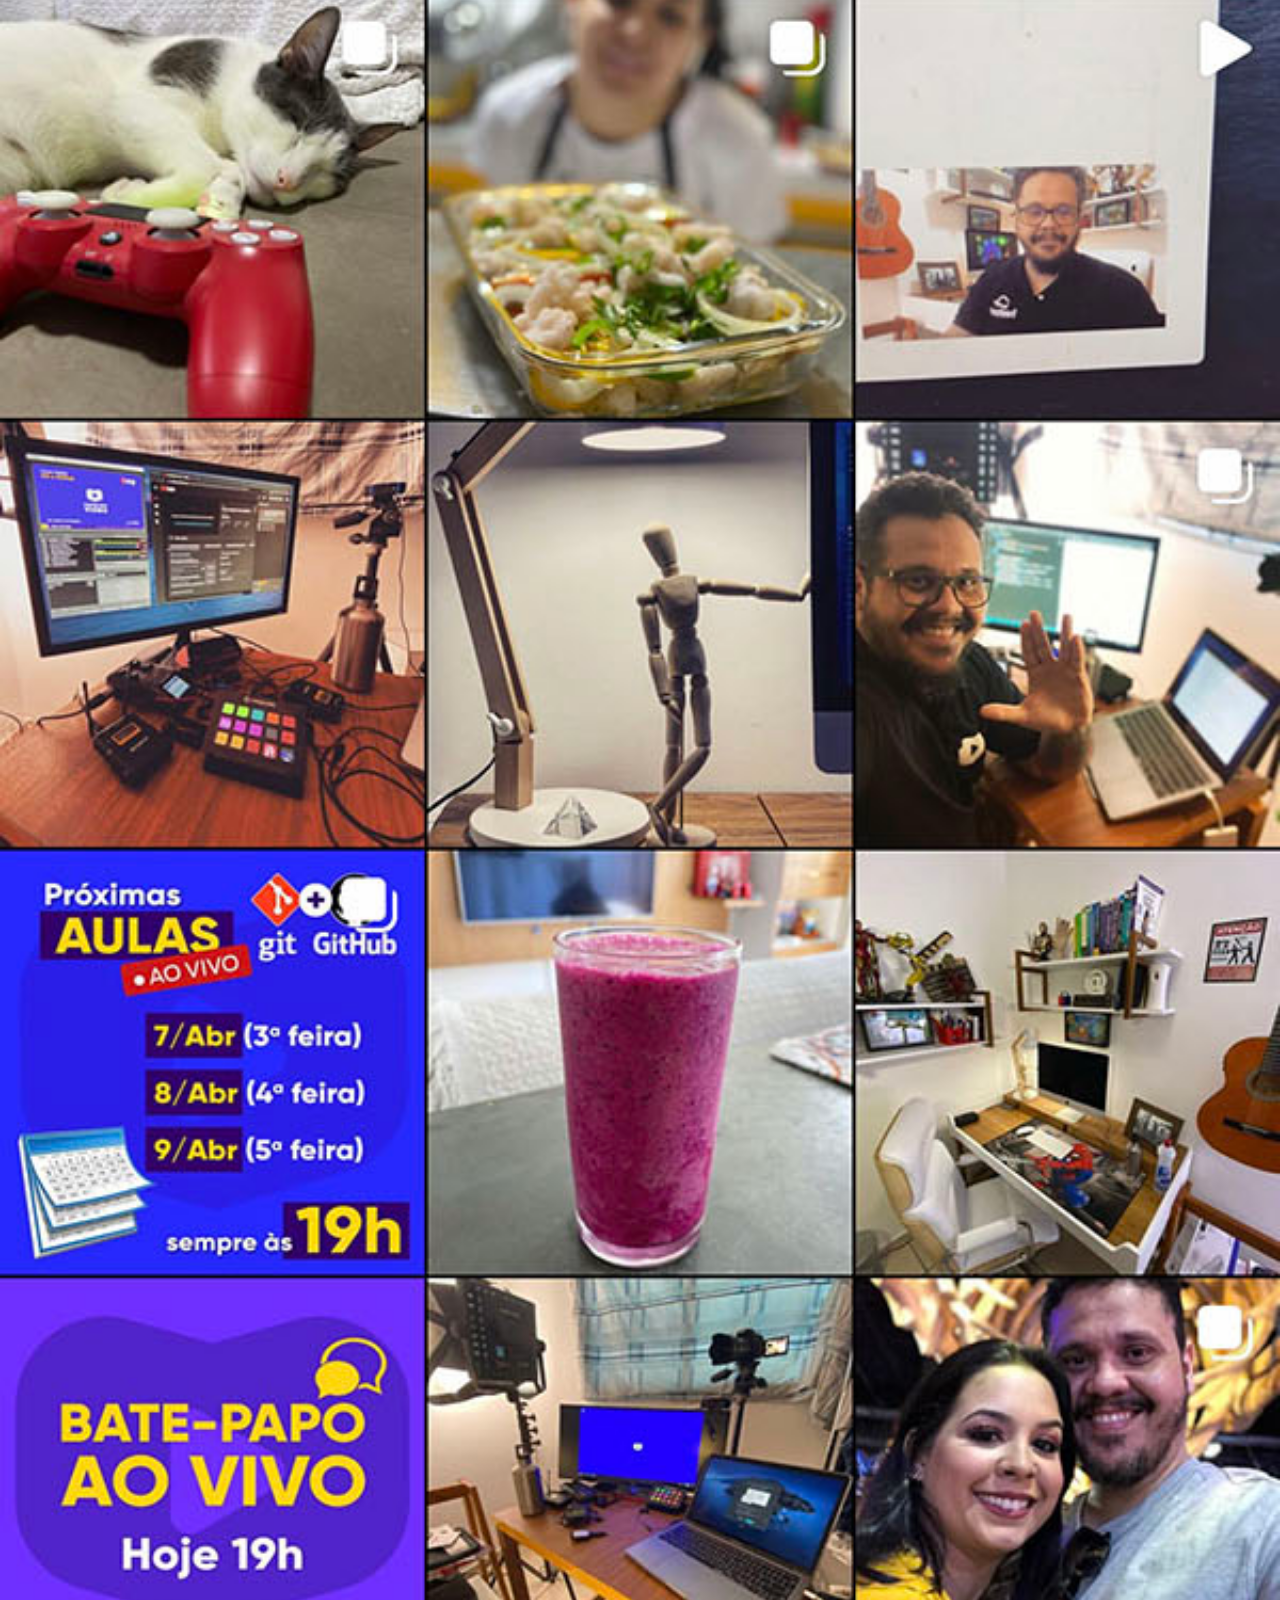
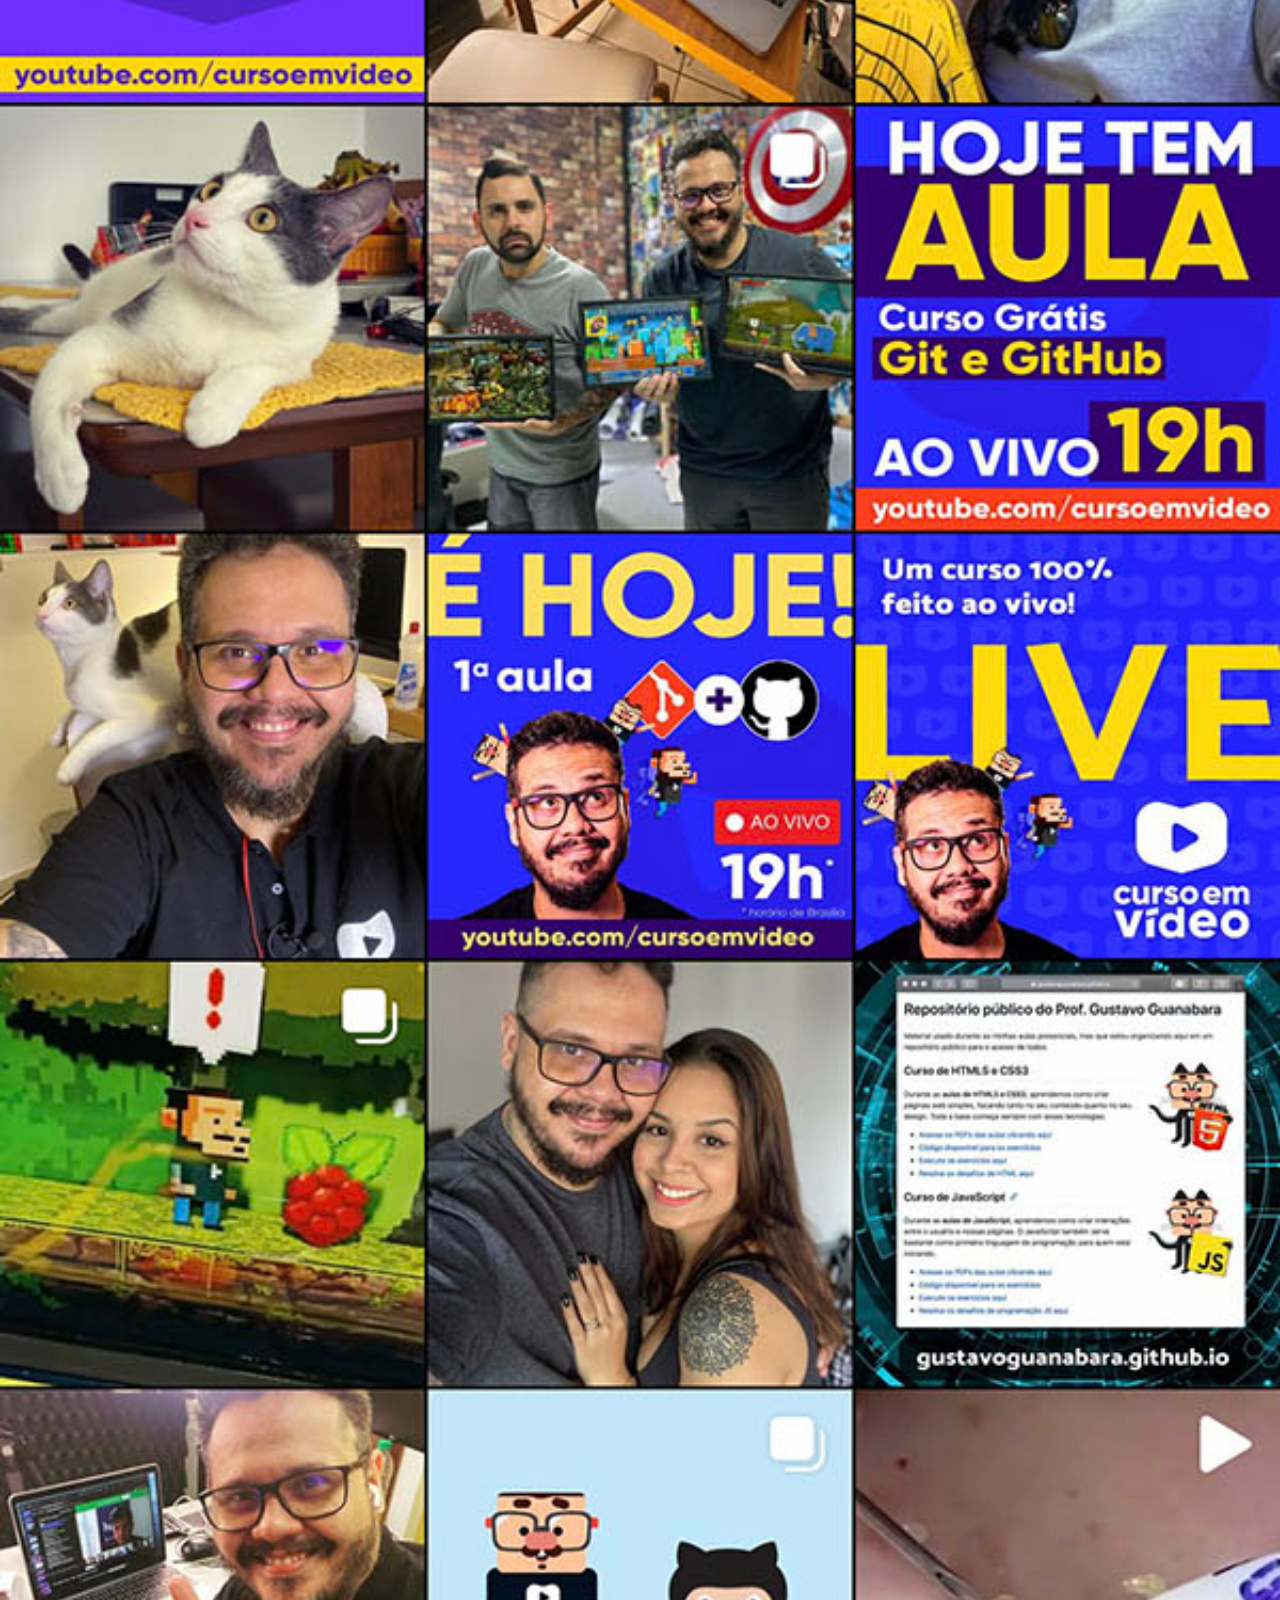
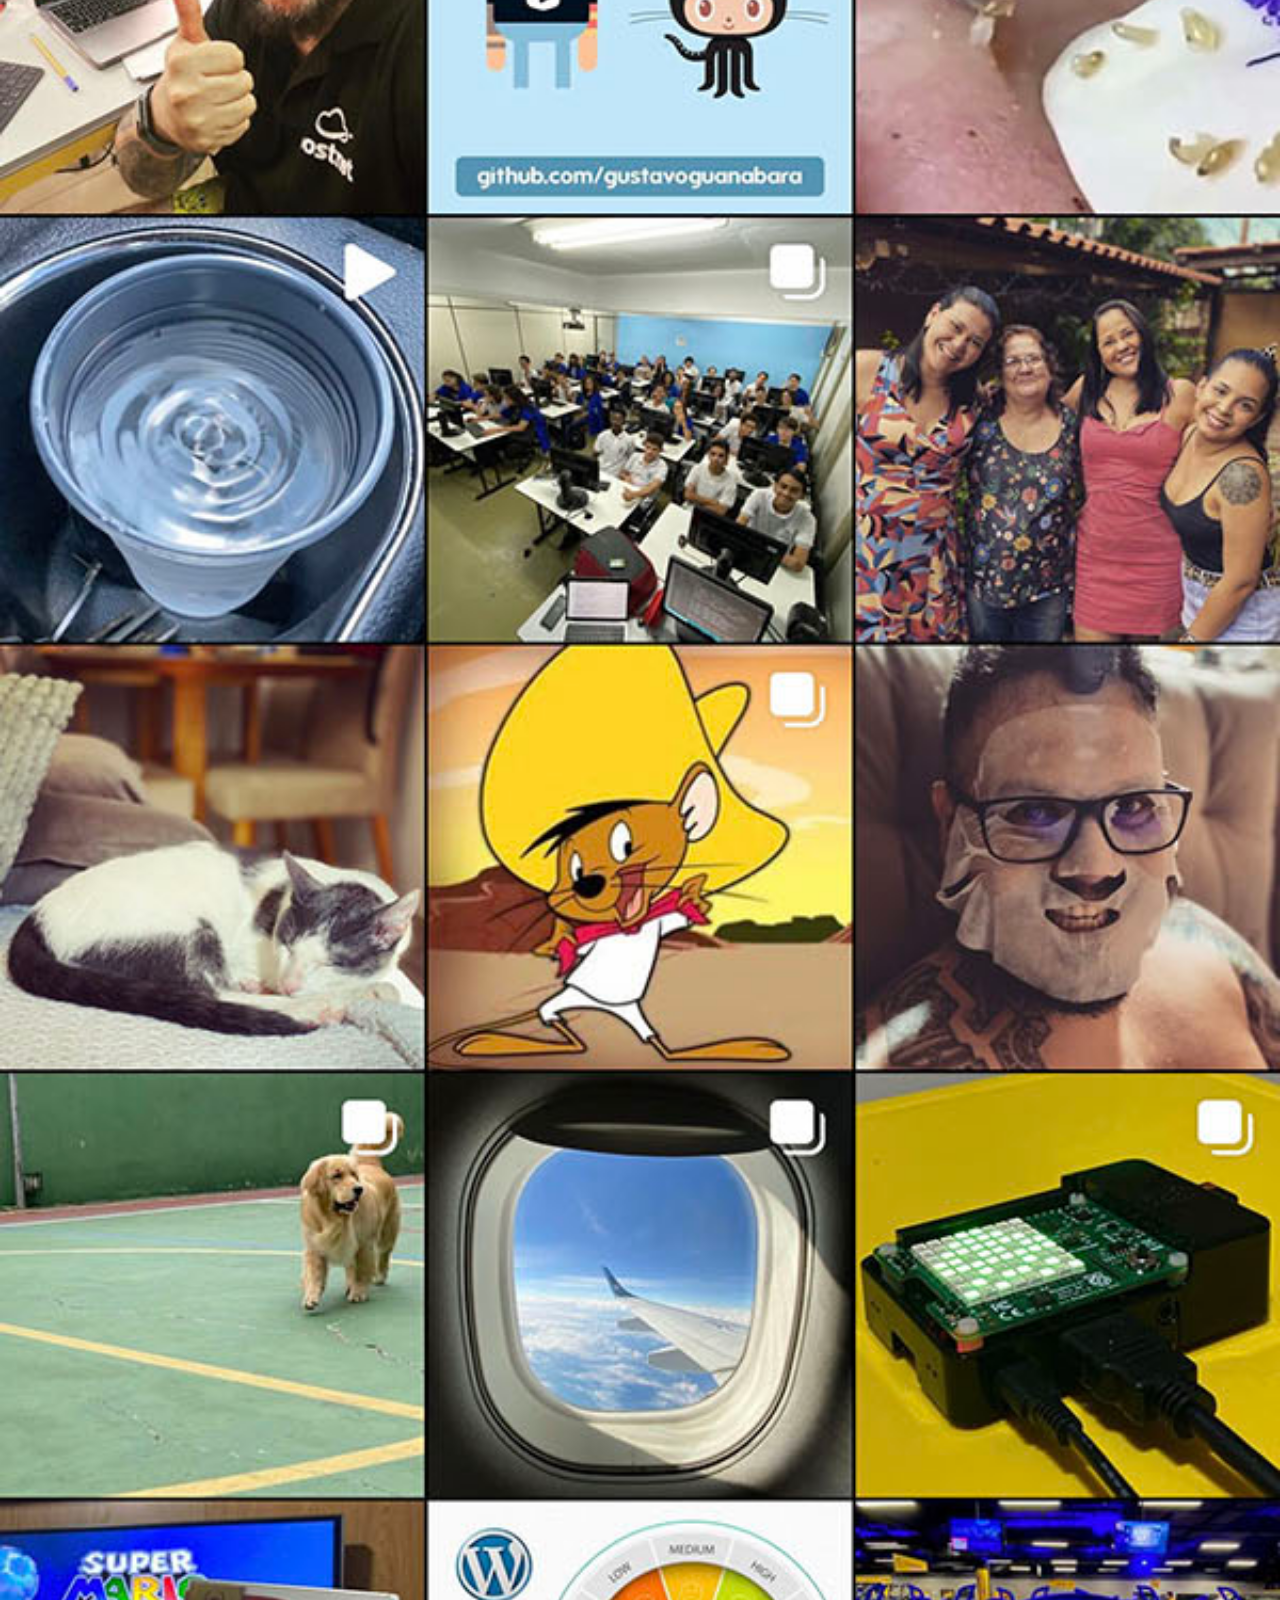
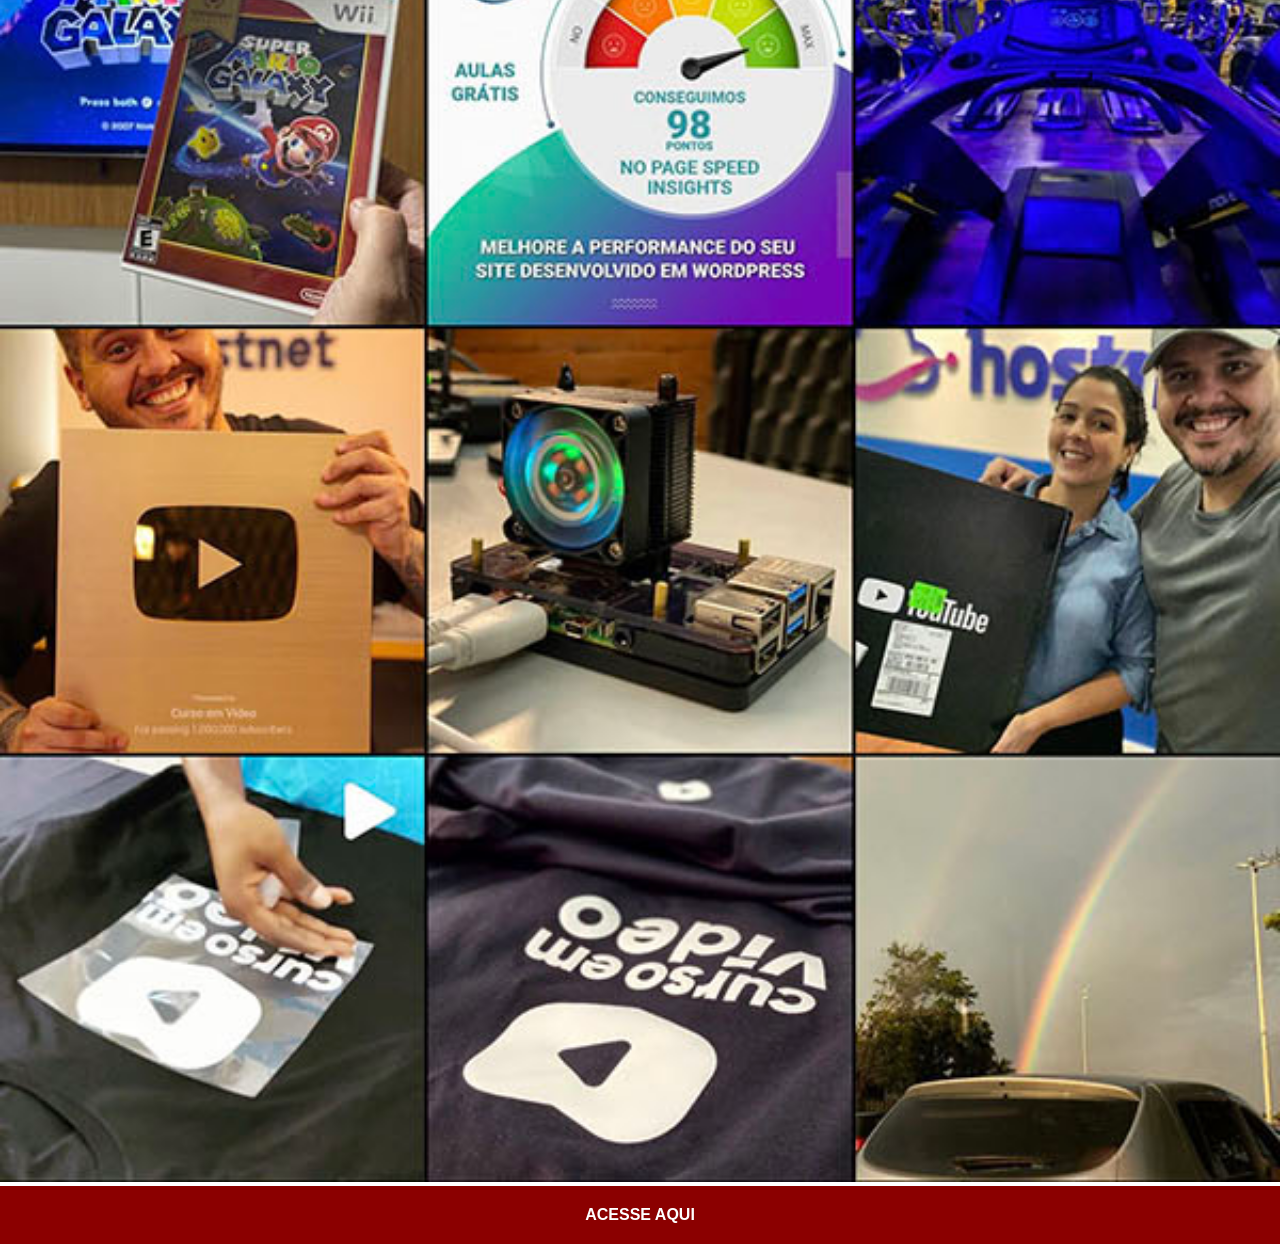
<file: instagram.html>
<!DOCTYPE html>
<html lang="pt-br">
<head>
    <meta charset="UTF-8">
    <meta name="viewport" content="width=device-width, initial-scale=1.0">
    <title>Instagram</title>
    <link rel="stylesheet" href="estilos/style.css">
</head>
<body>
    <img src="pacote-d013/imagens/tela-instagram.jpg" alt="instagram">
    <a href="https://instagram.com/gustavoguanabara" target="_blank">ACESSE AQUI</a>
</body>
</html>
</file>
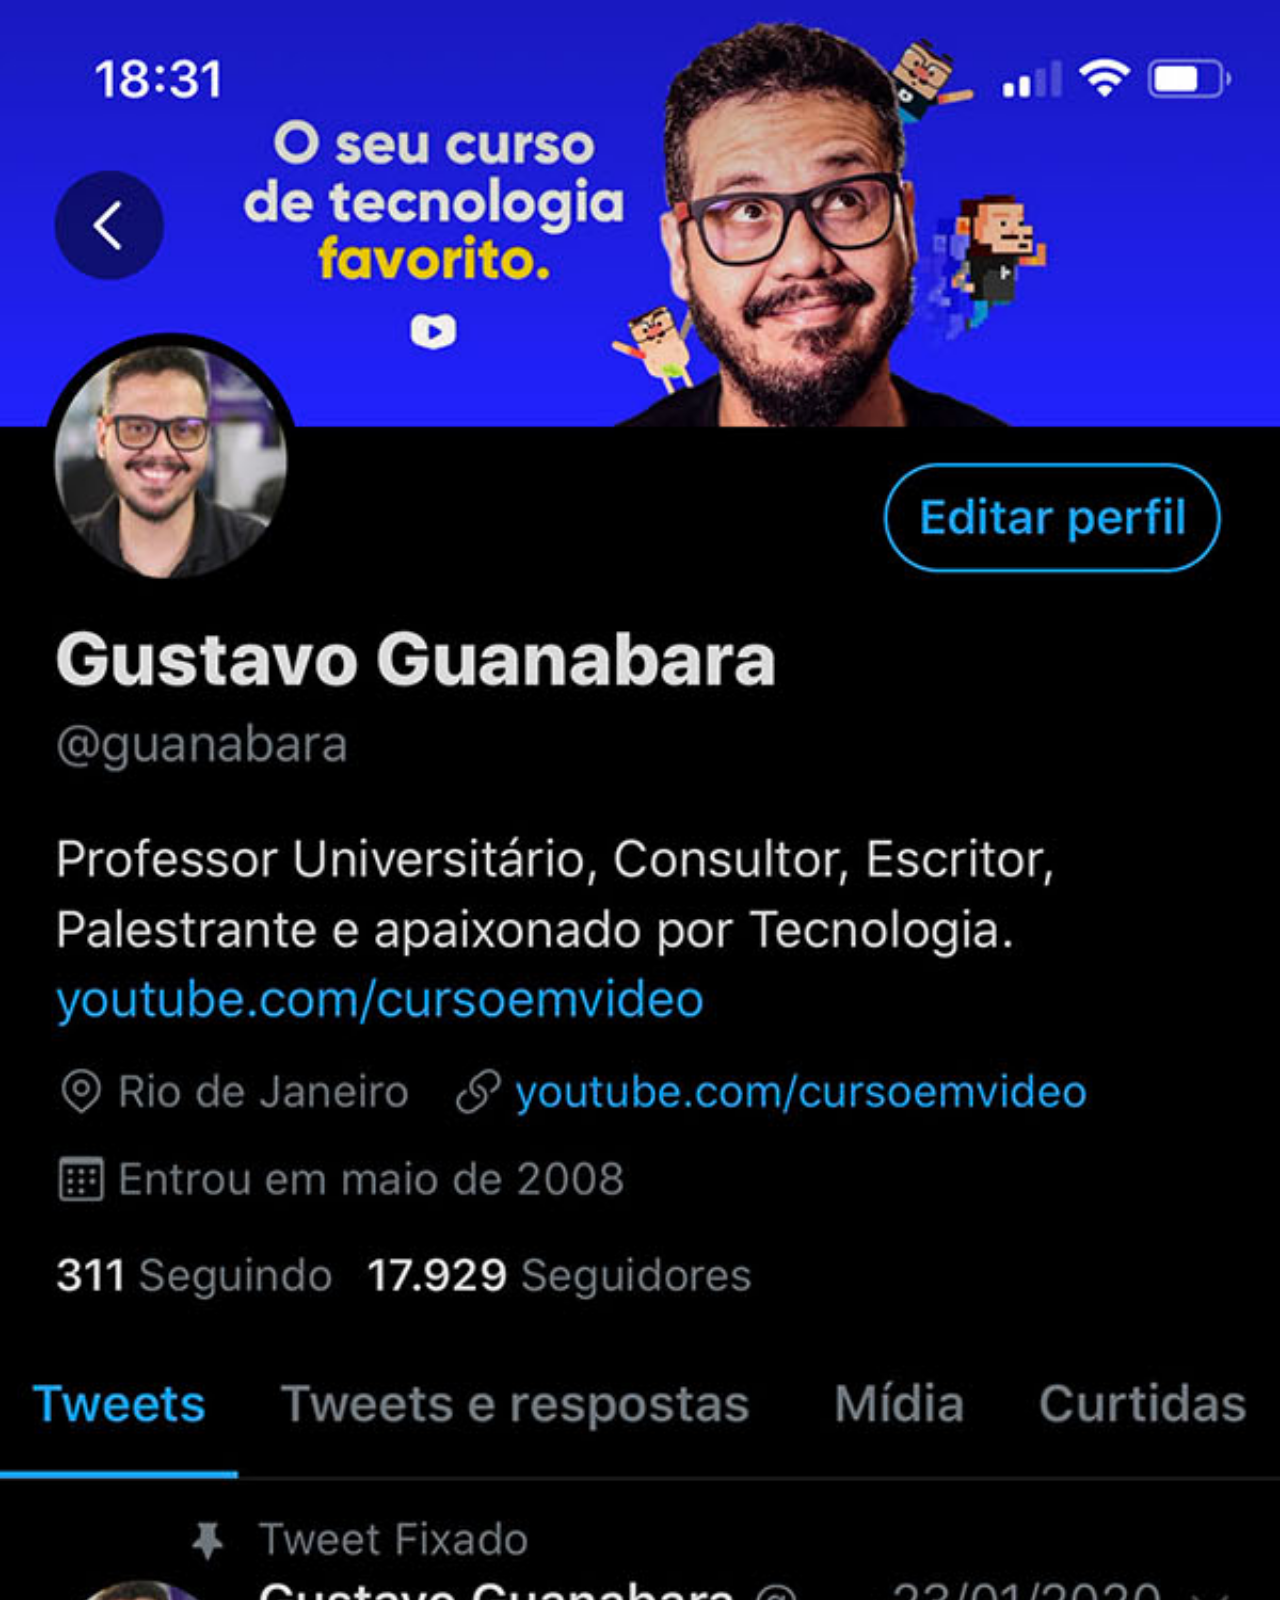
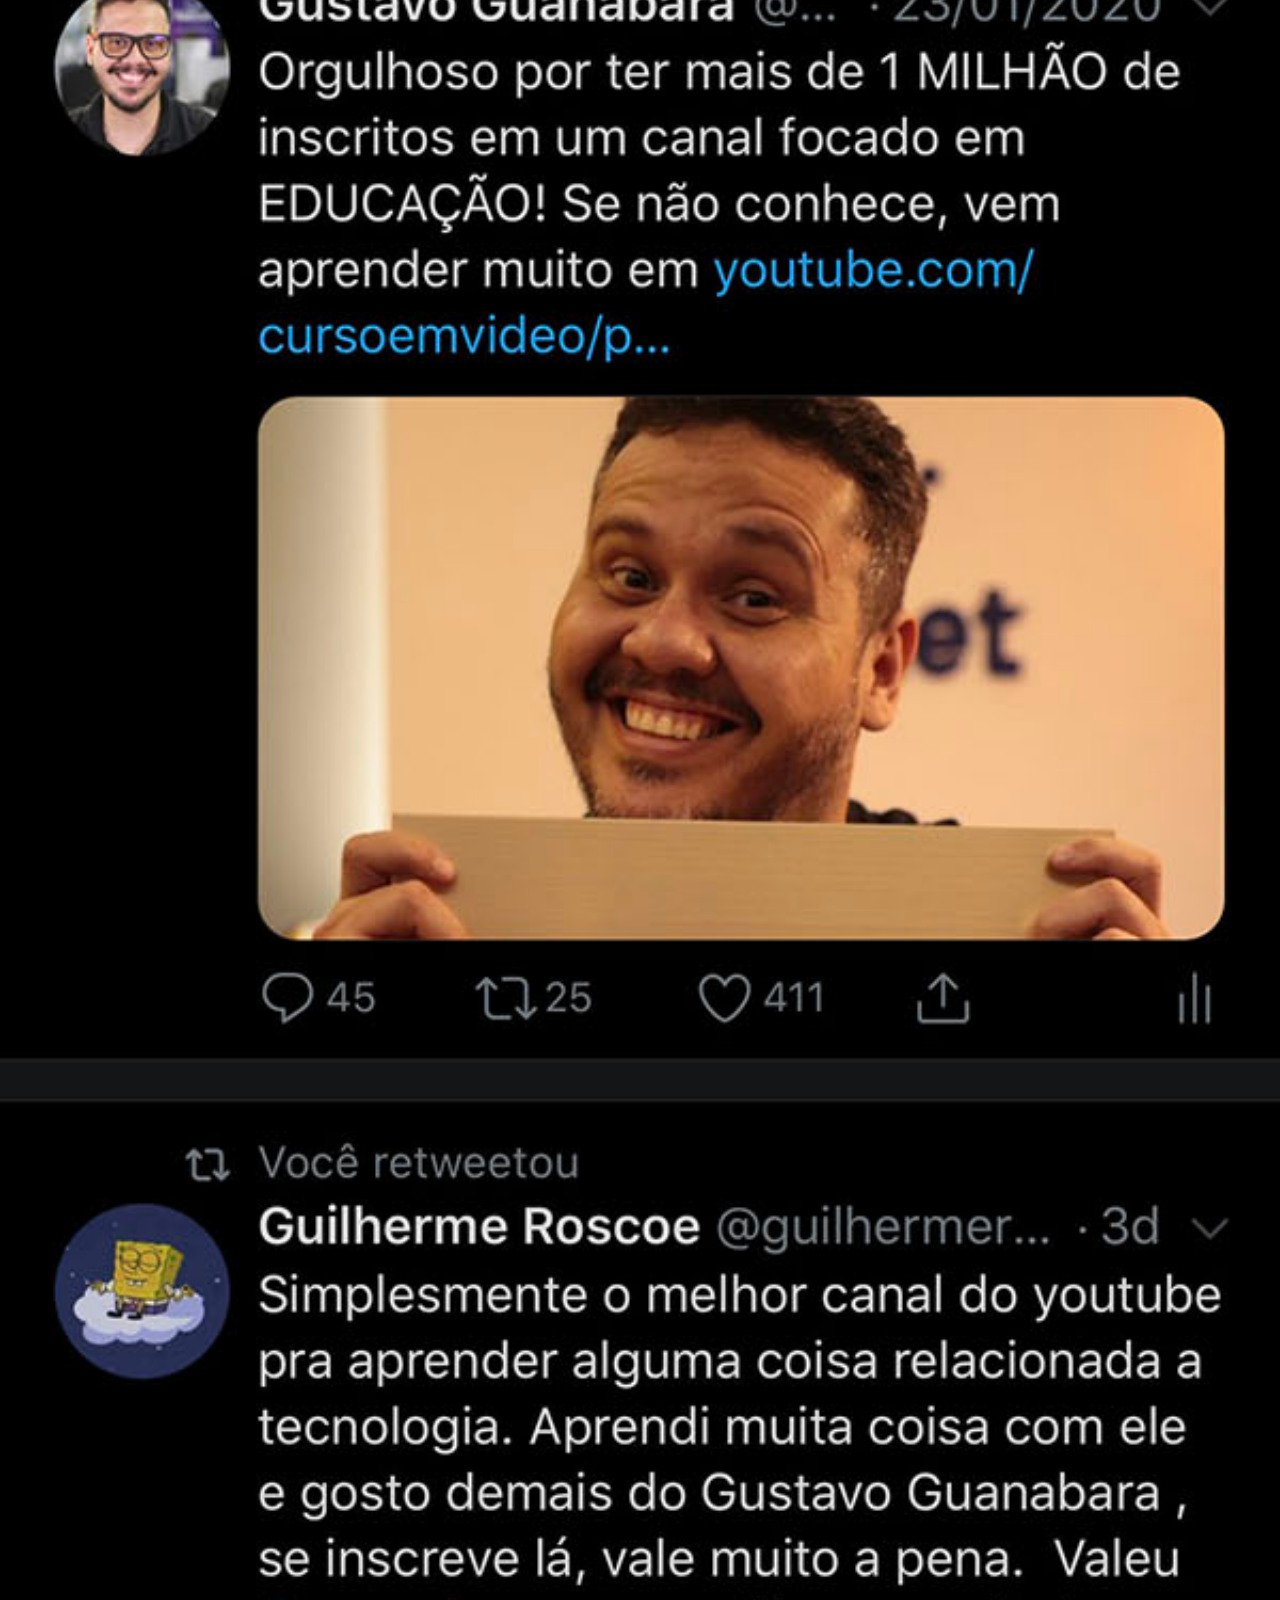
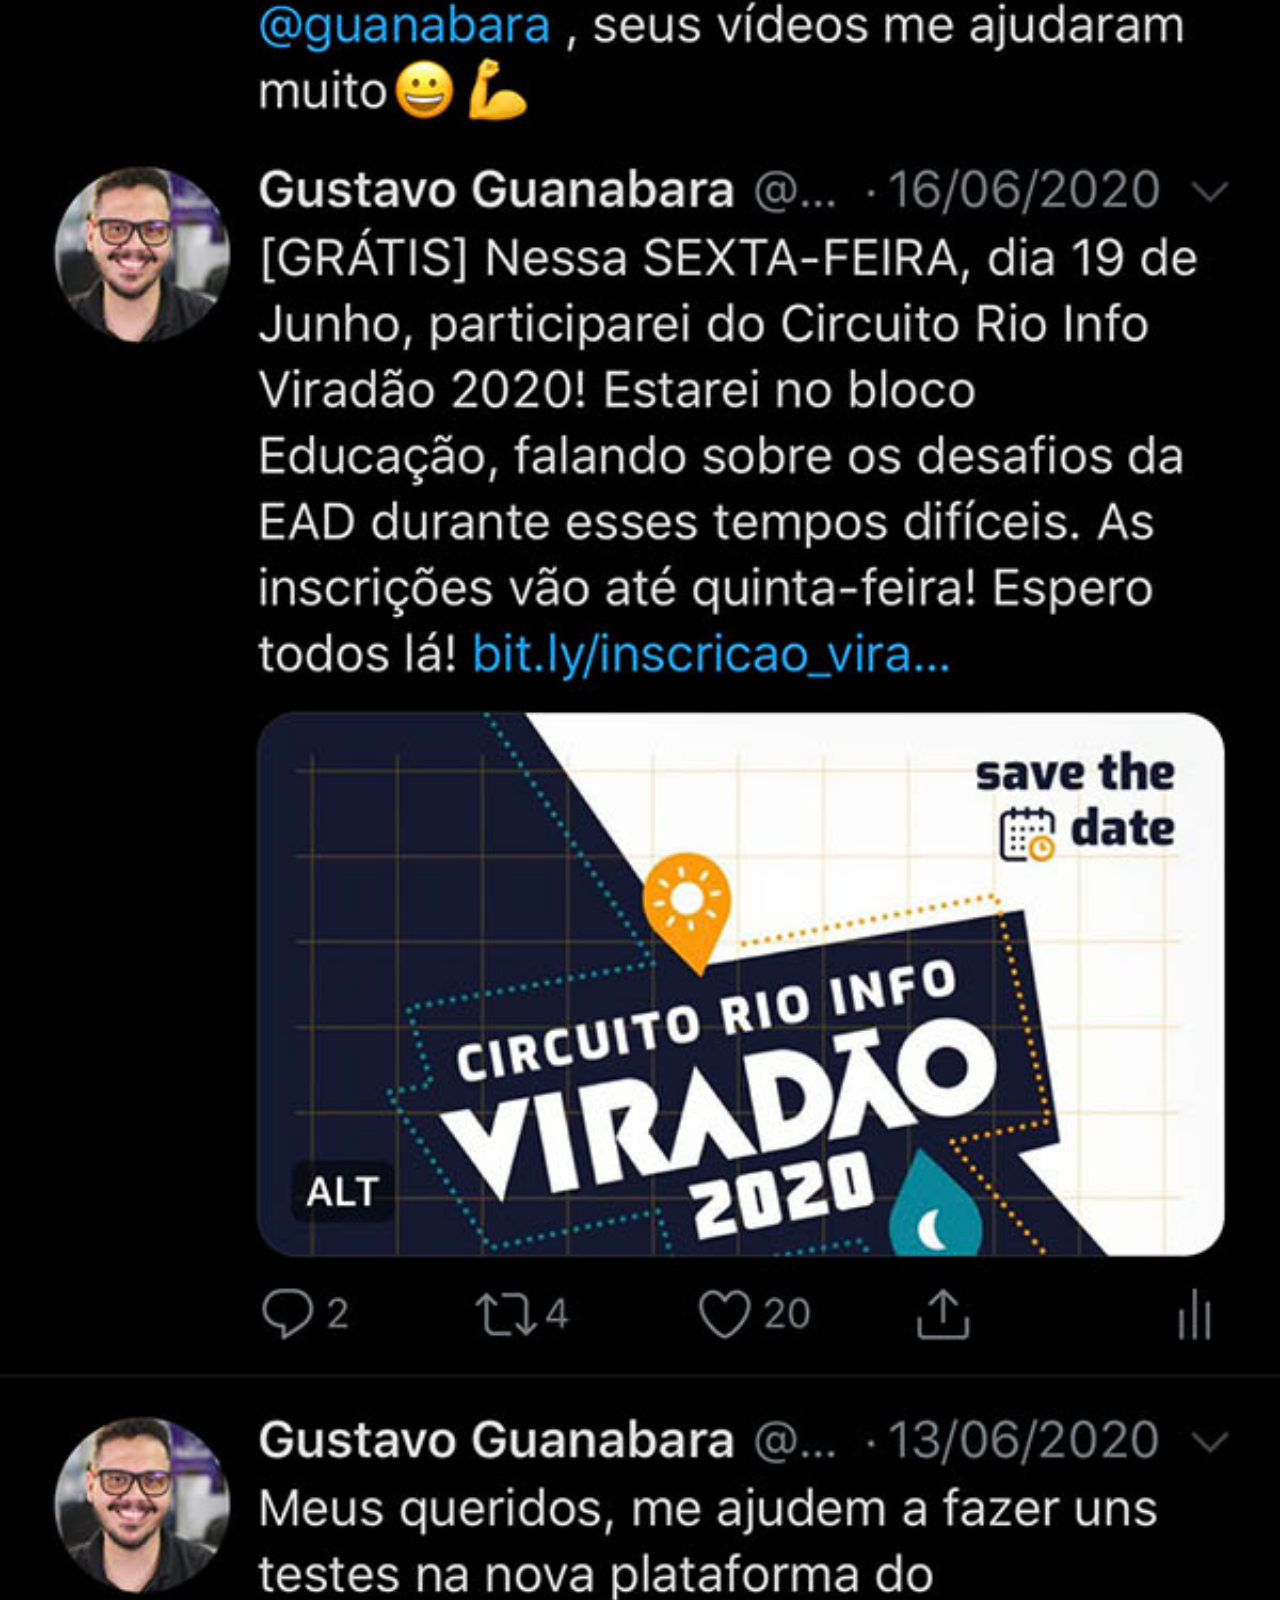
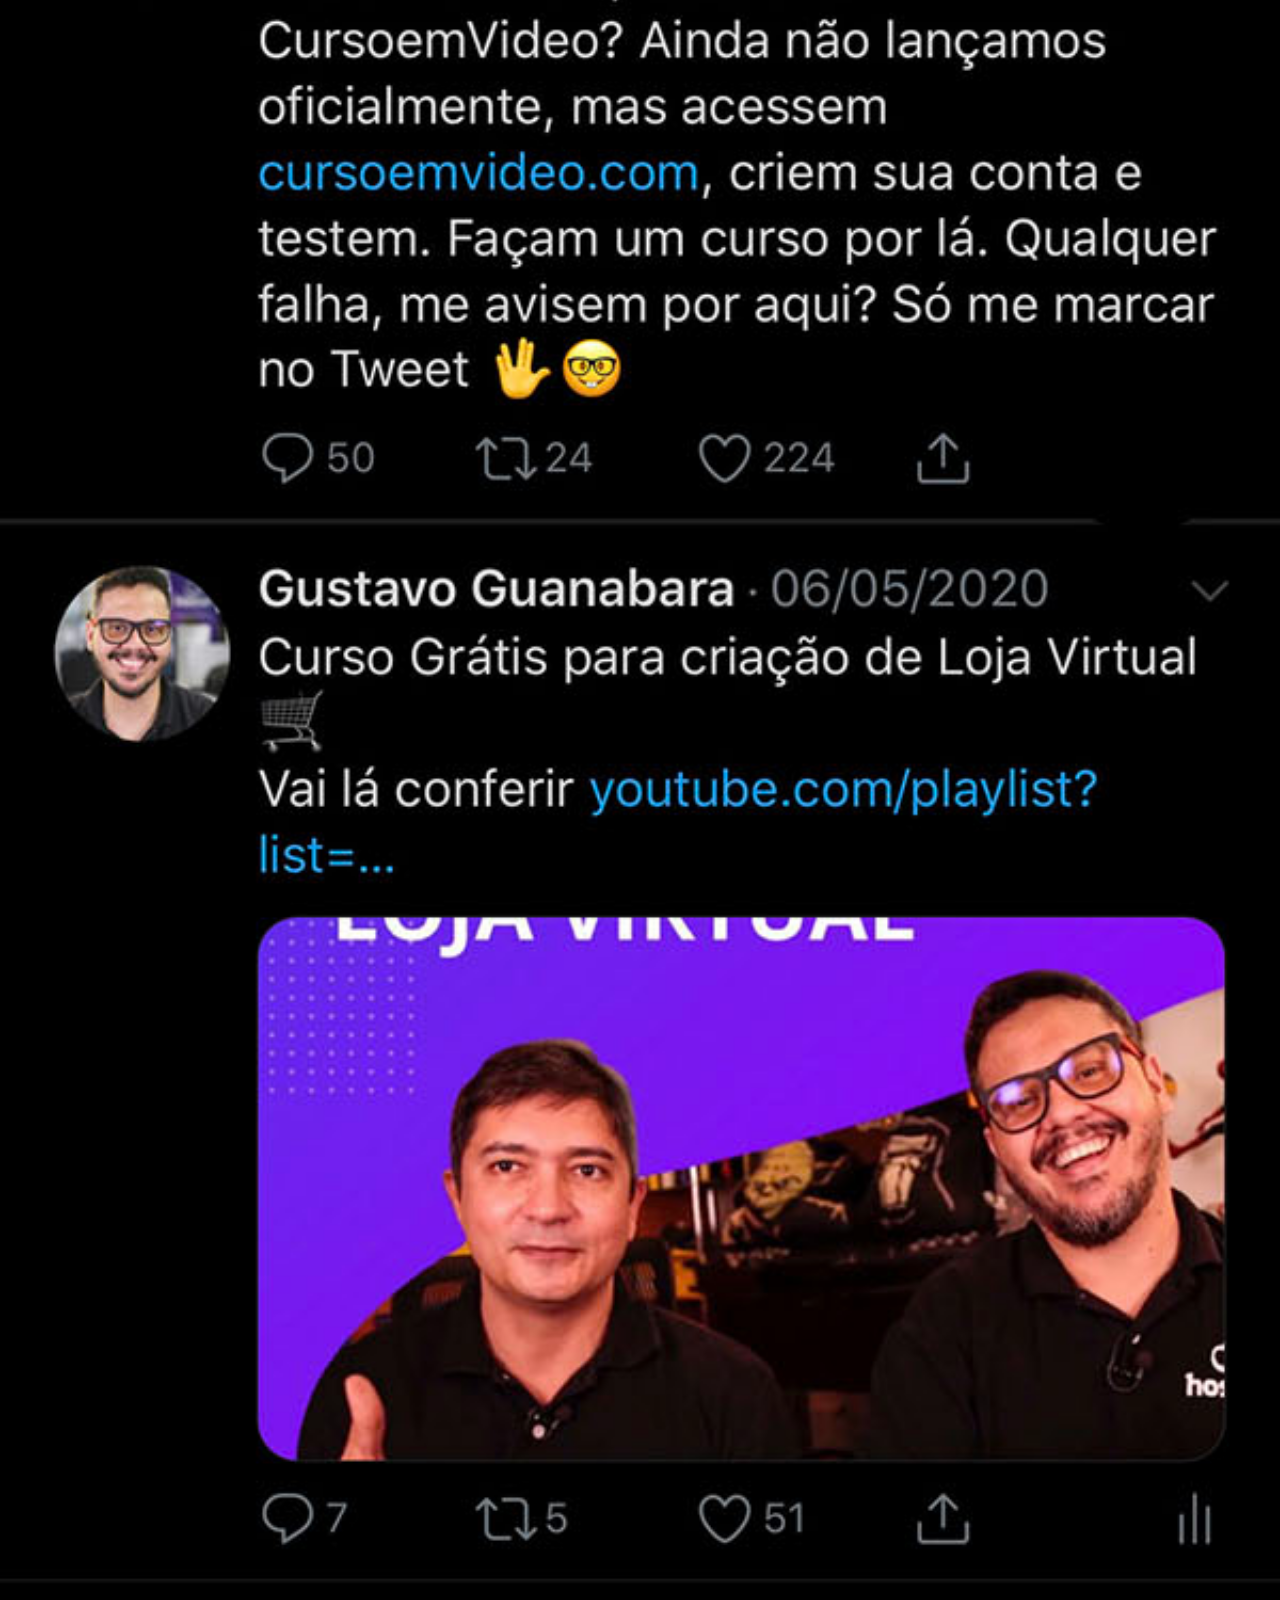
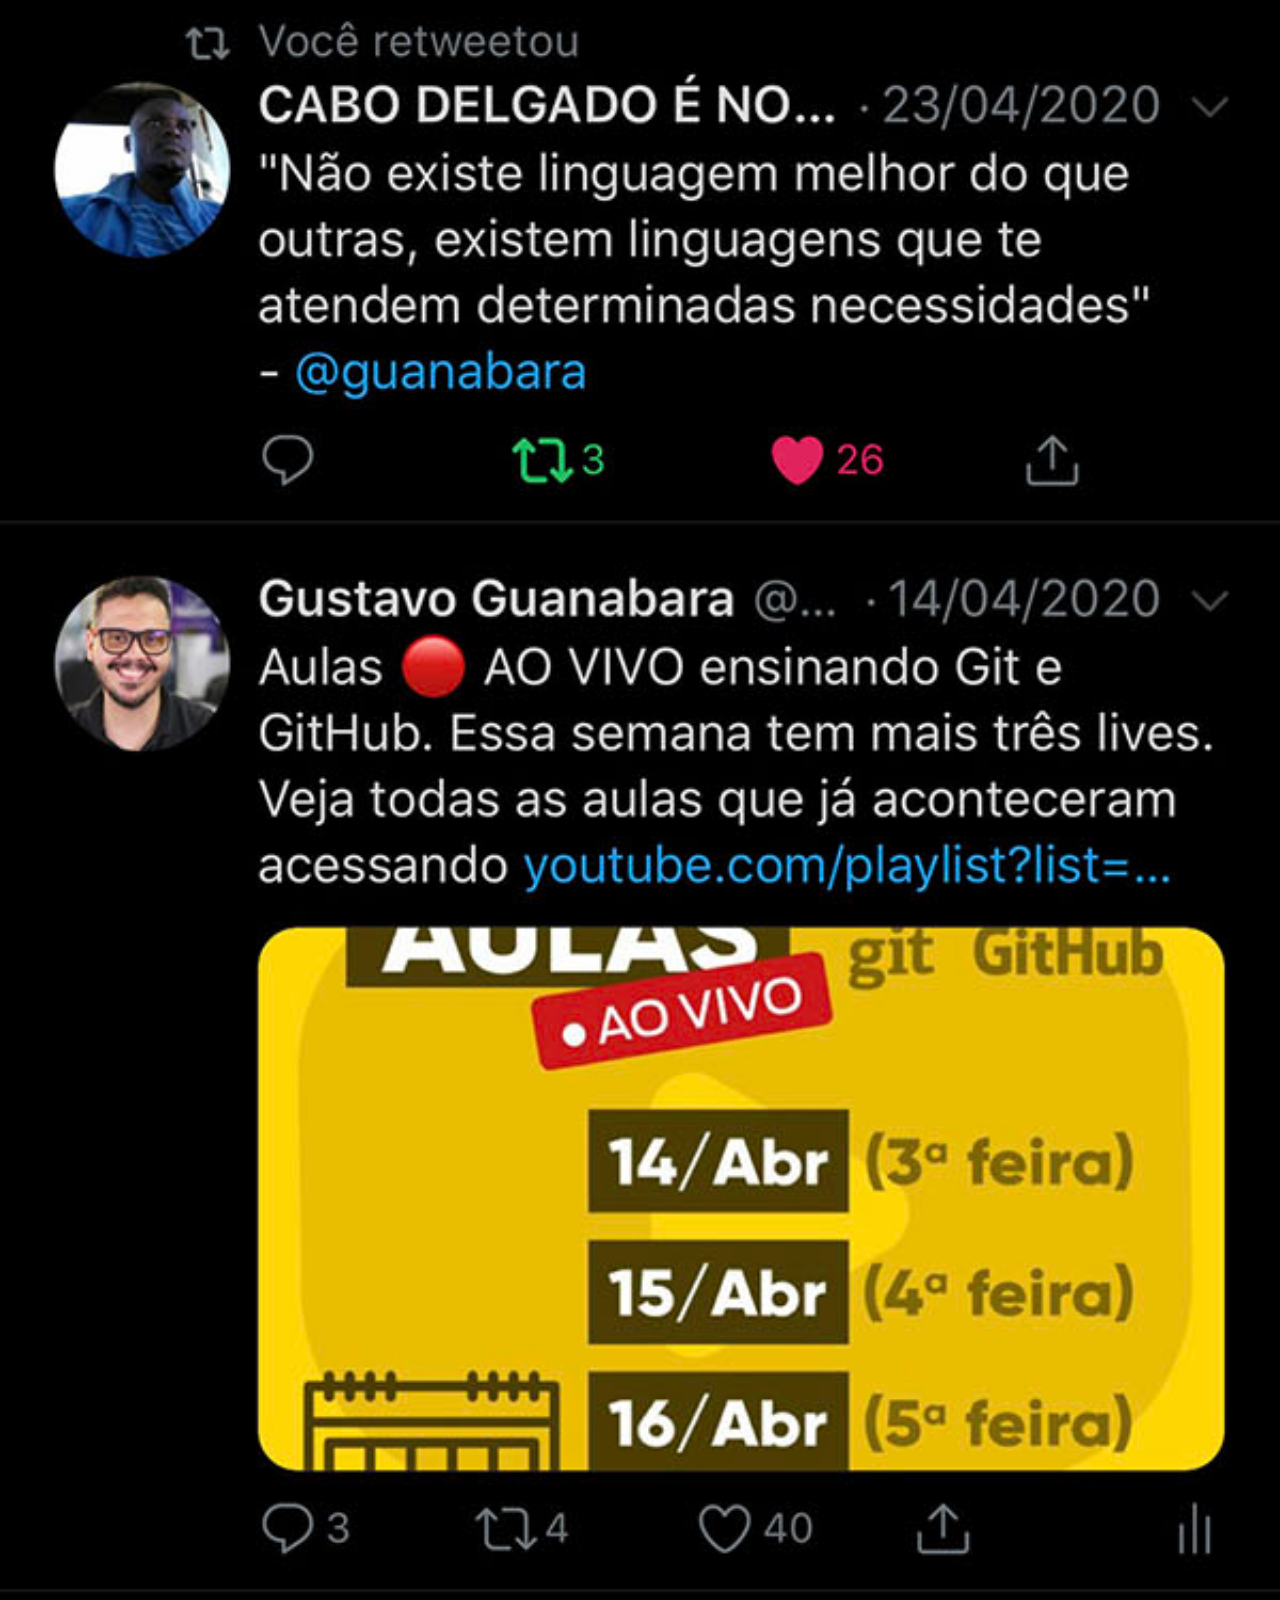
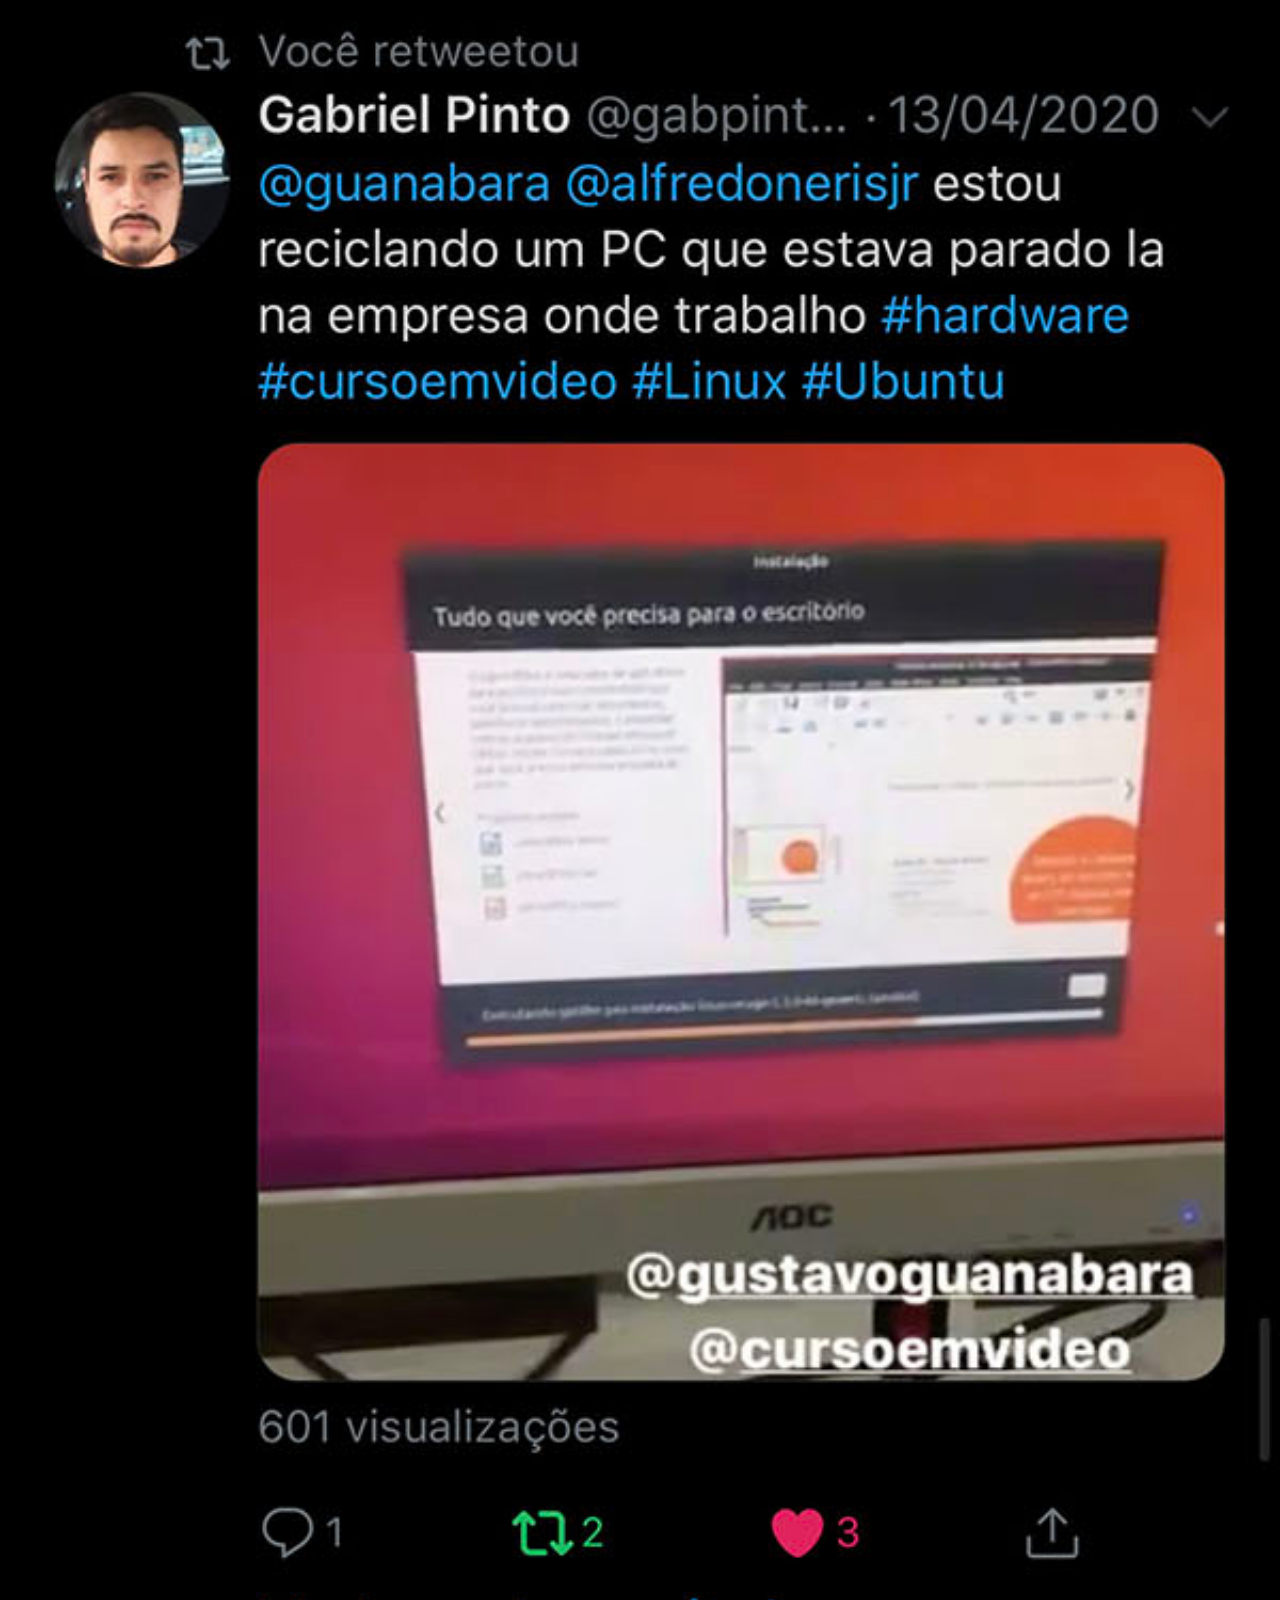
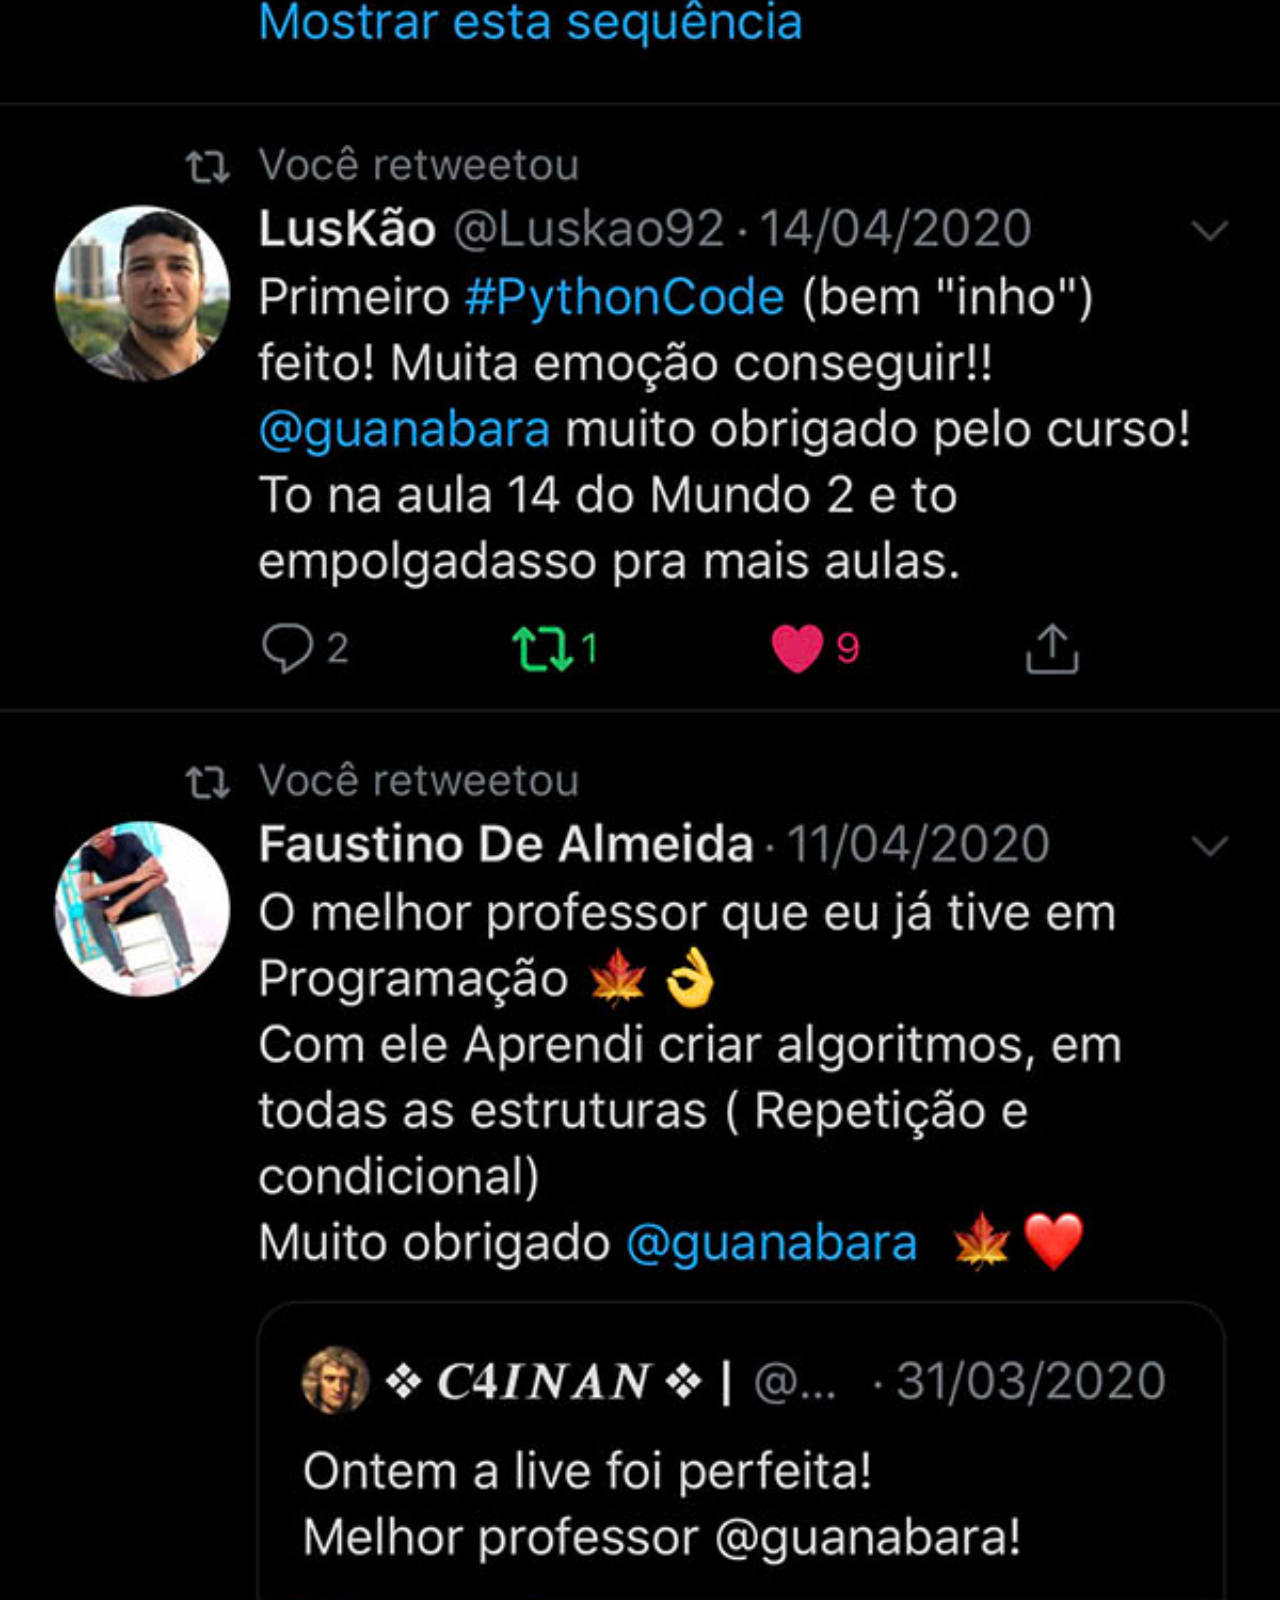
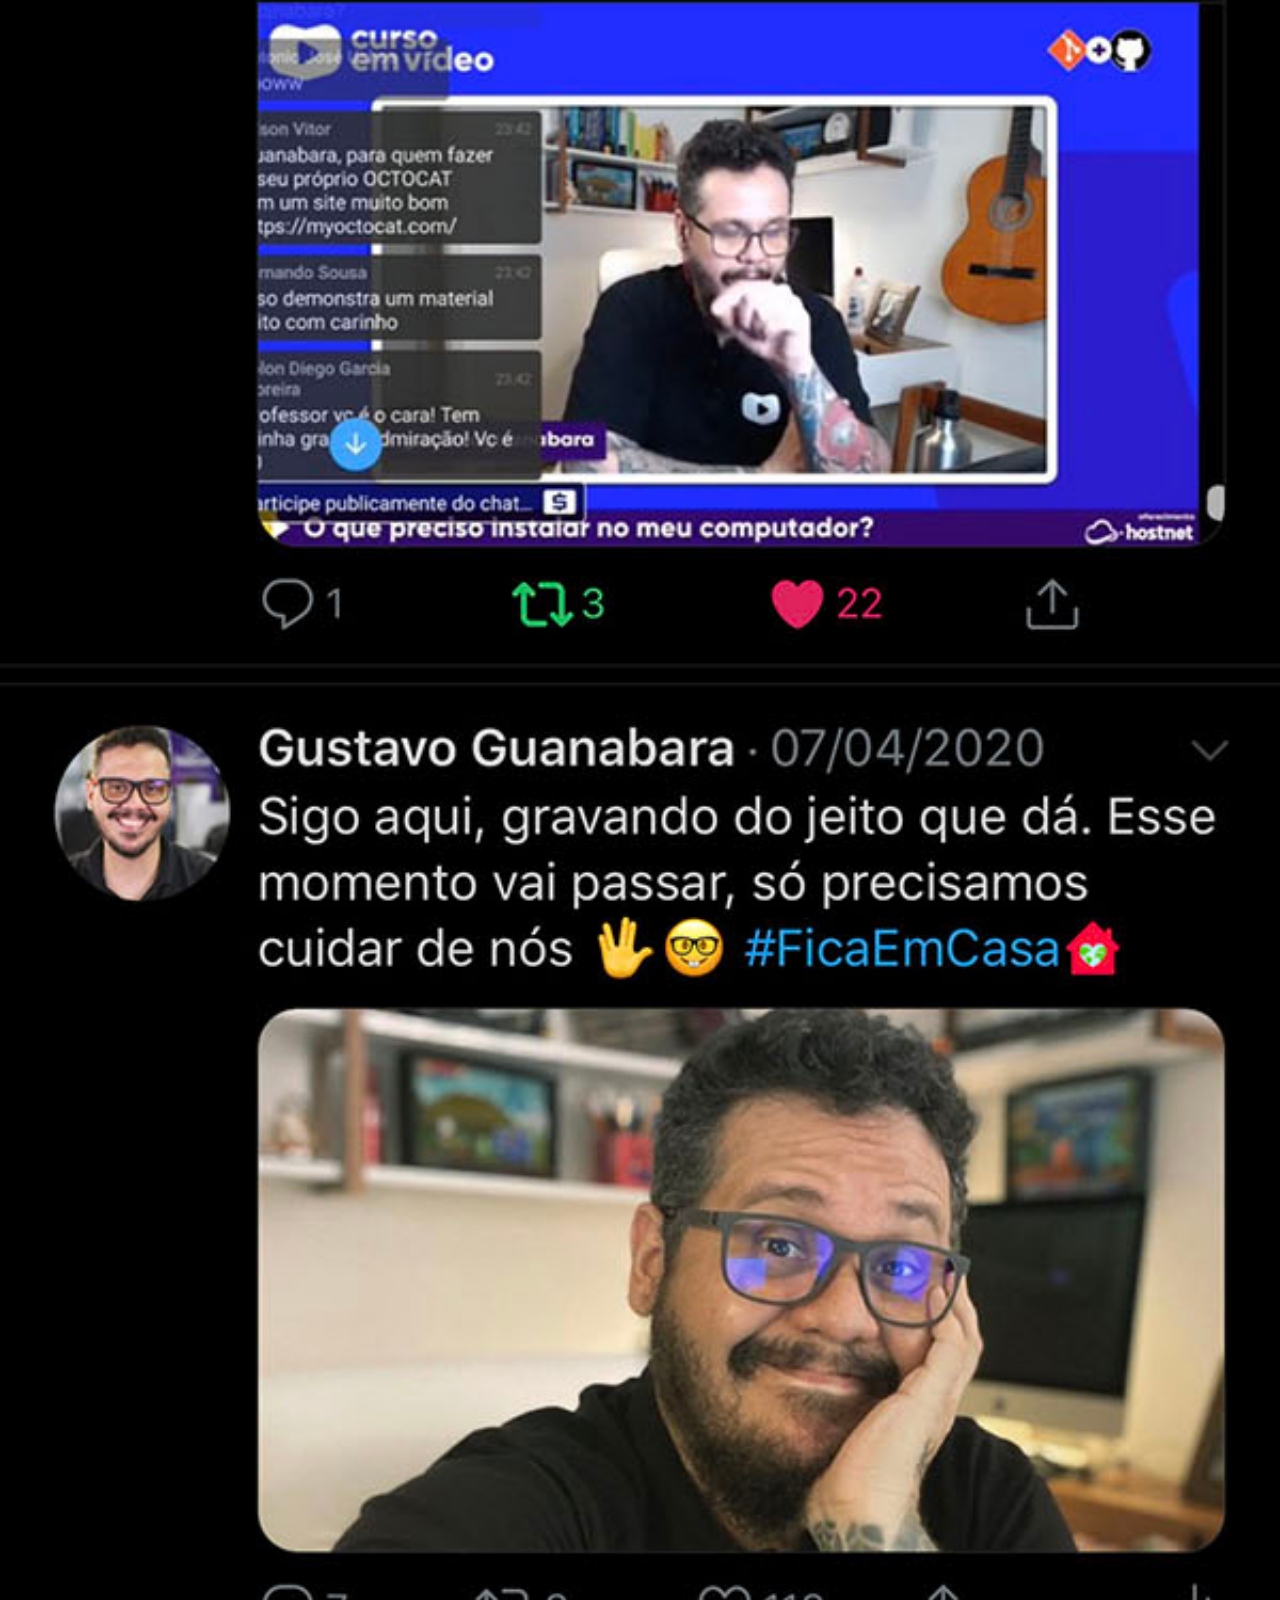
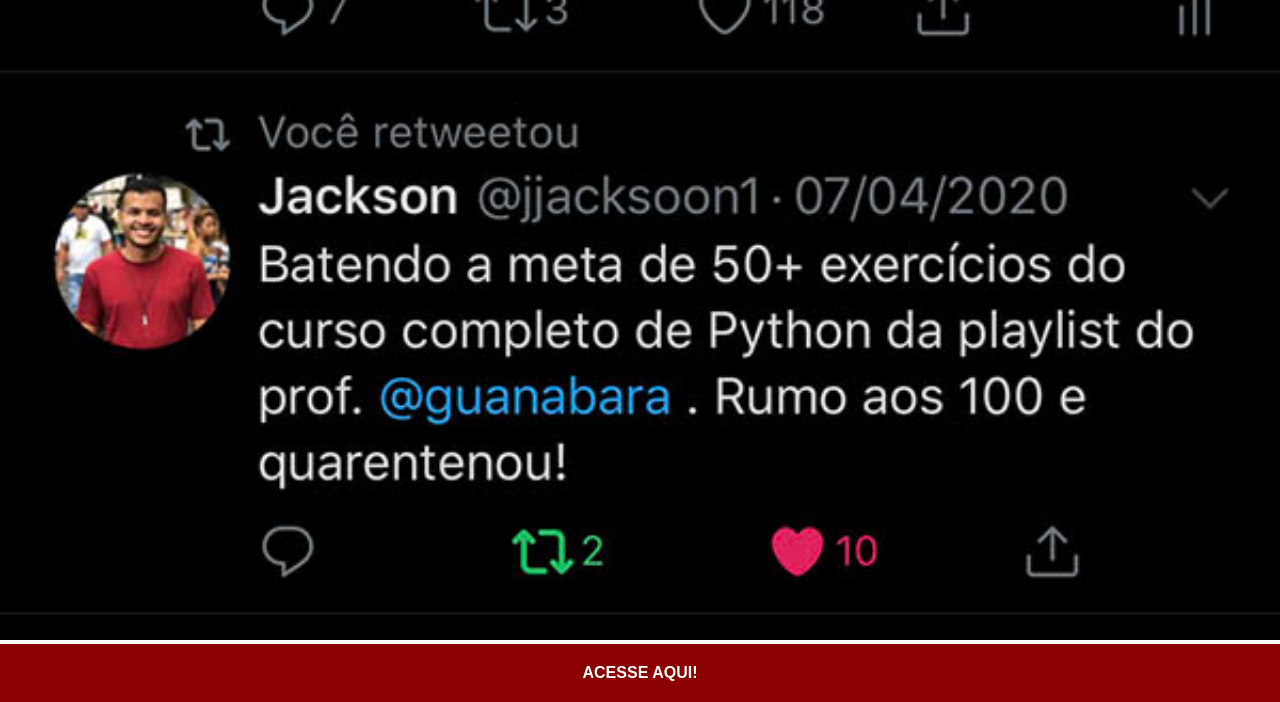
<file: twitter.html>
<!DOCTYPE html>
<html lang="pt-br">
<head>
    <meta charset="UTF-8">
    <meta name="viewport" content="width=device-width, initial-scale=1.0">
    <title>Twitter</title>
    <link rel="stylesheet" href="estilos/style.css">
</head>
<body>
    <img src="pacote-d013/imagens/tela-twitter.jpg" alt="Twitter">
    <a href="https://x.com/gustavoguanabara" target="_blank">ACESSE AQUI!</a>
</body>
</html>
</file>
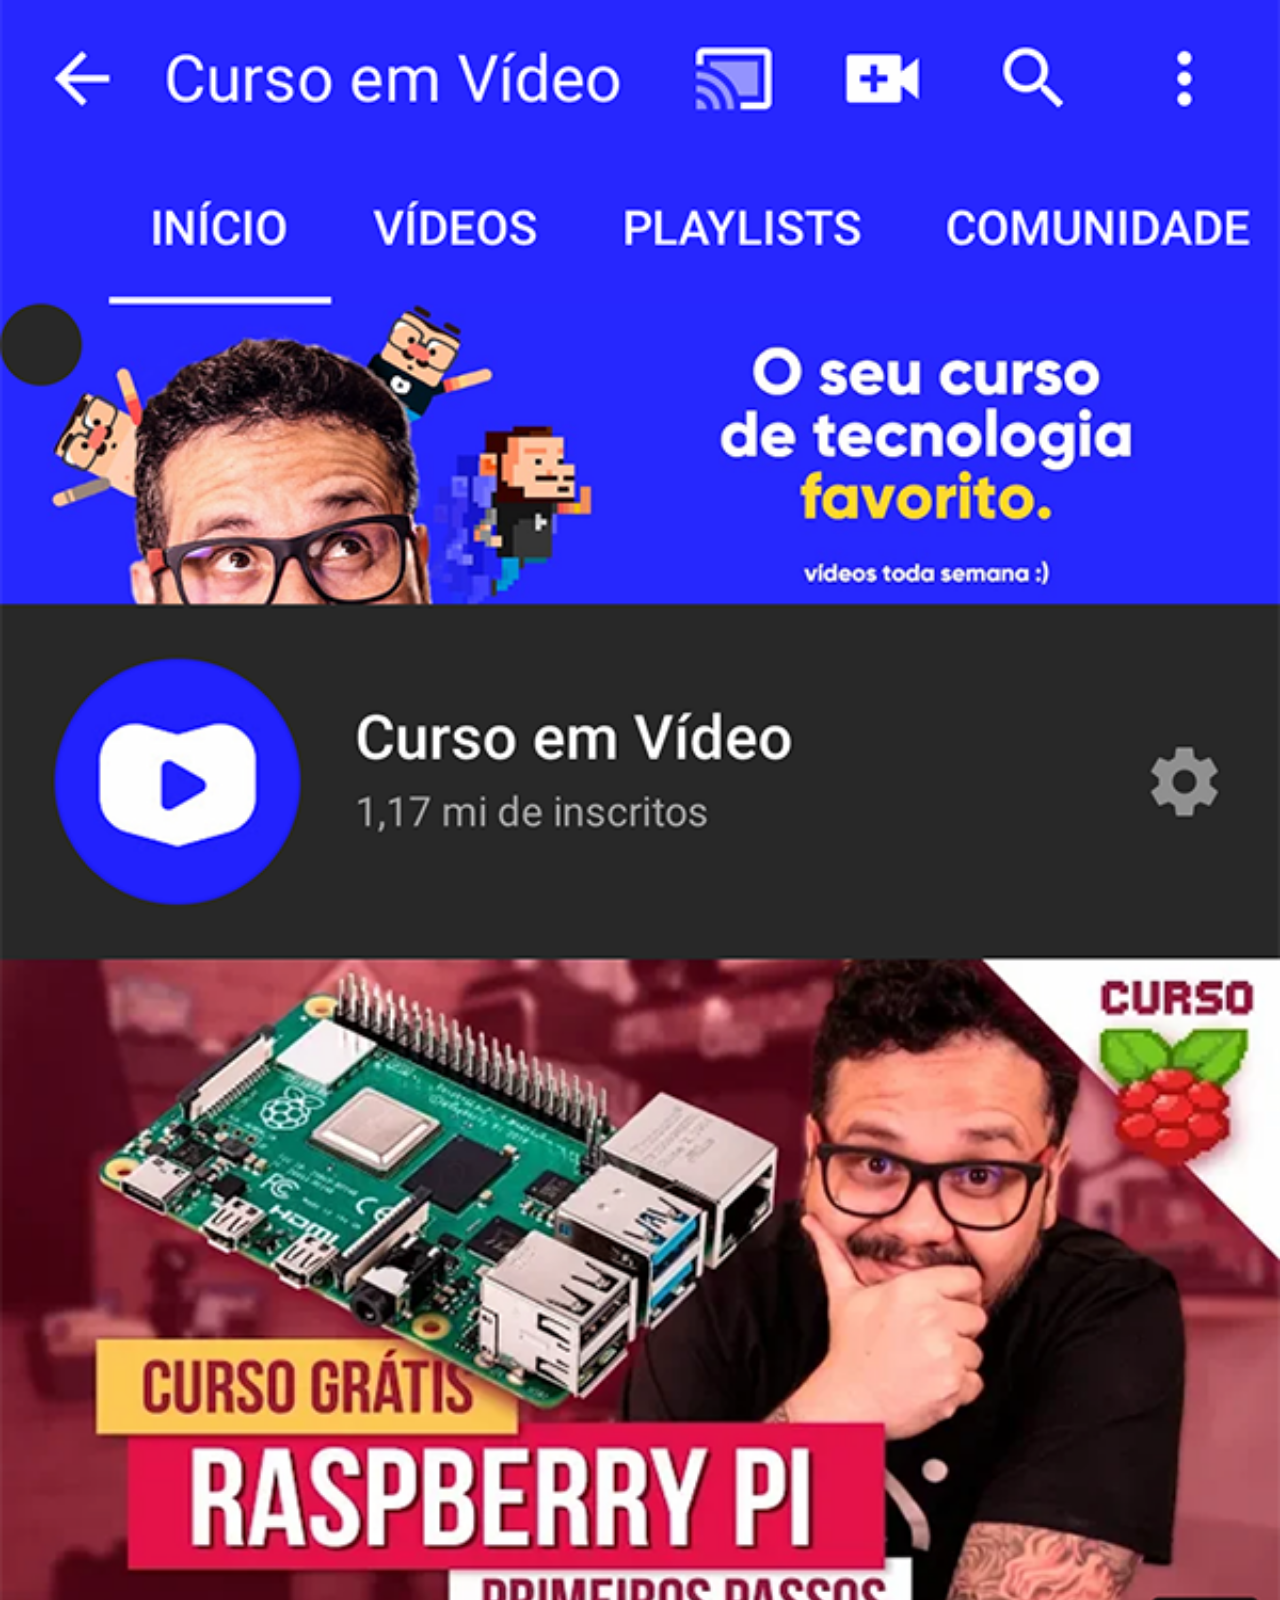
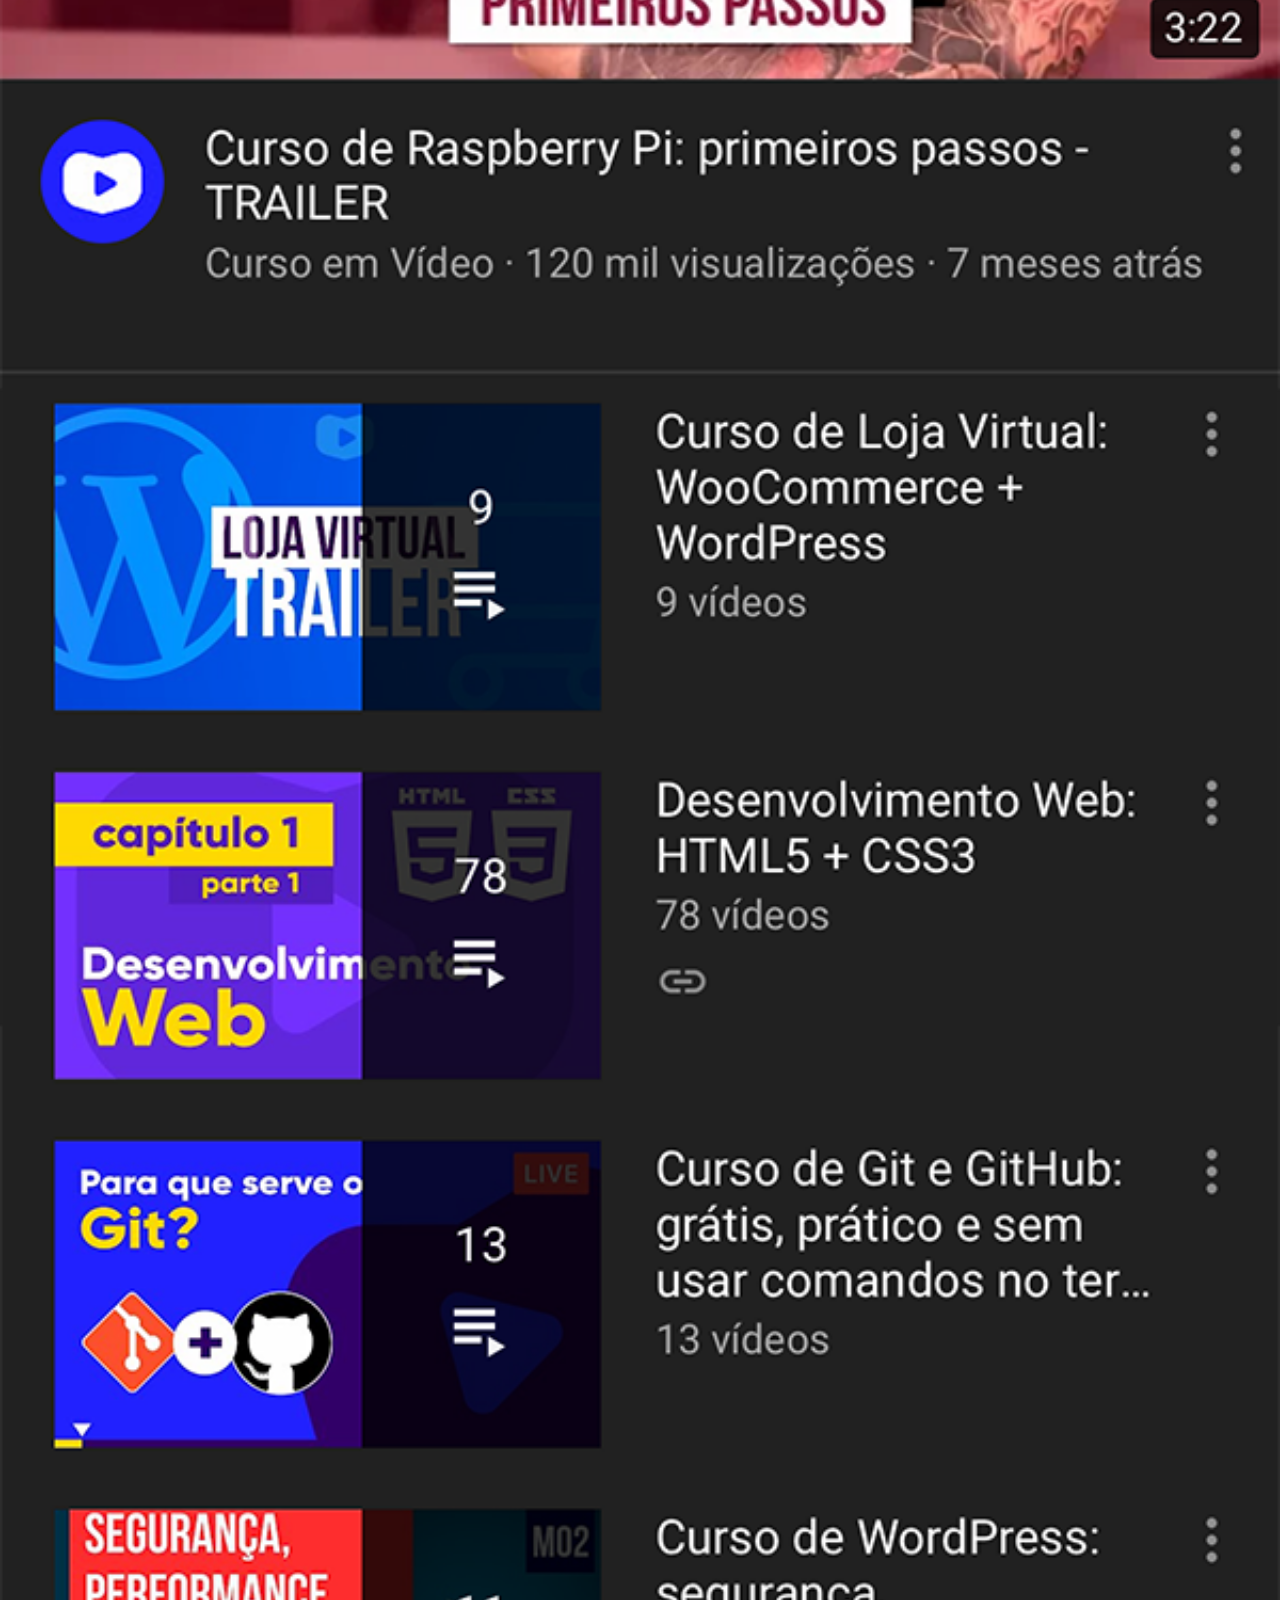
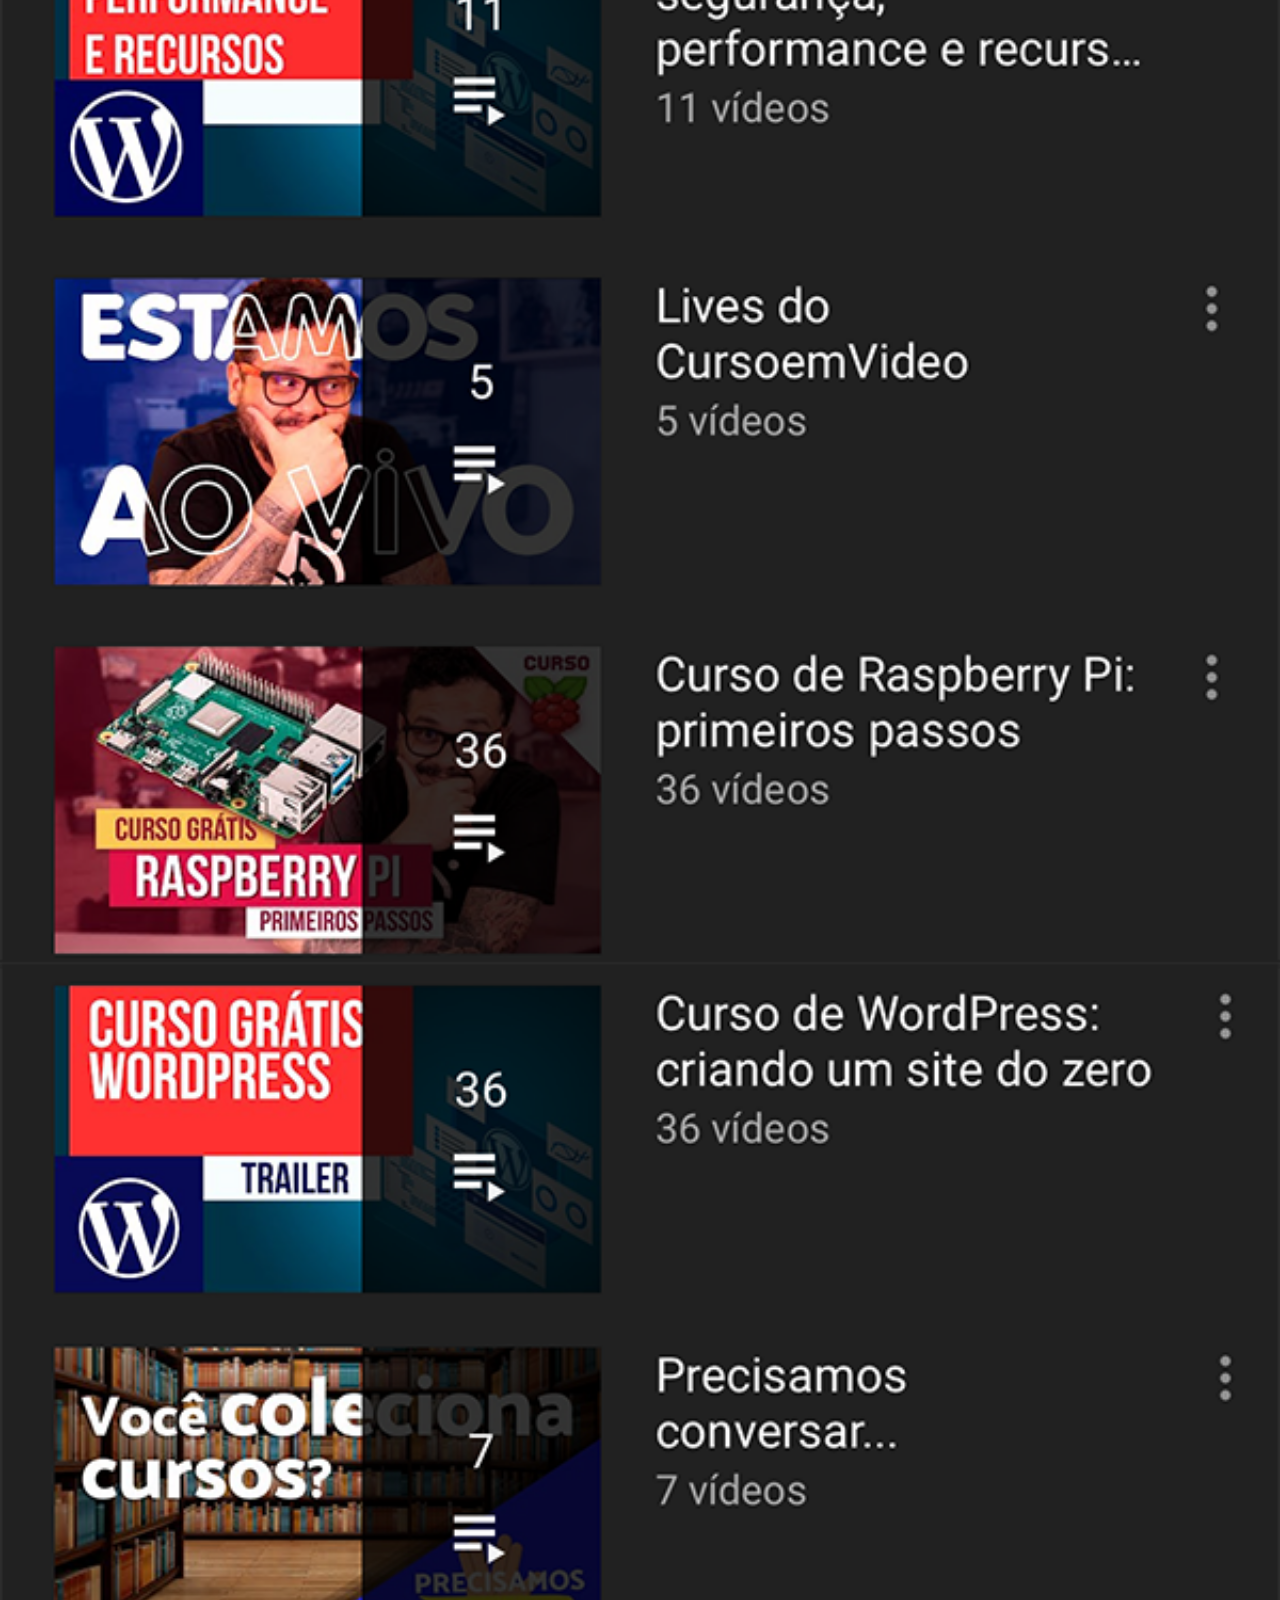
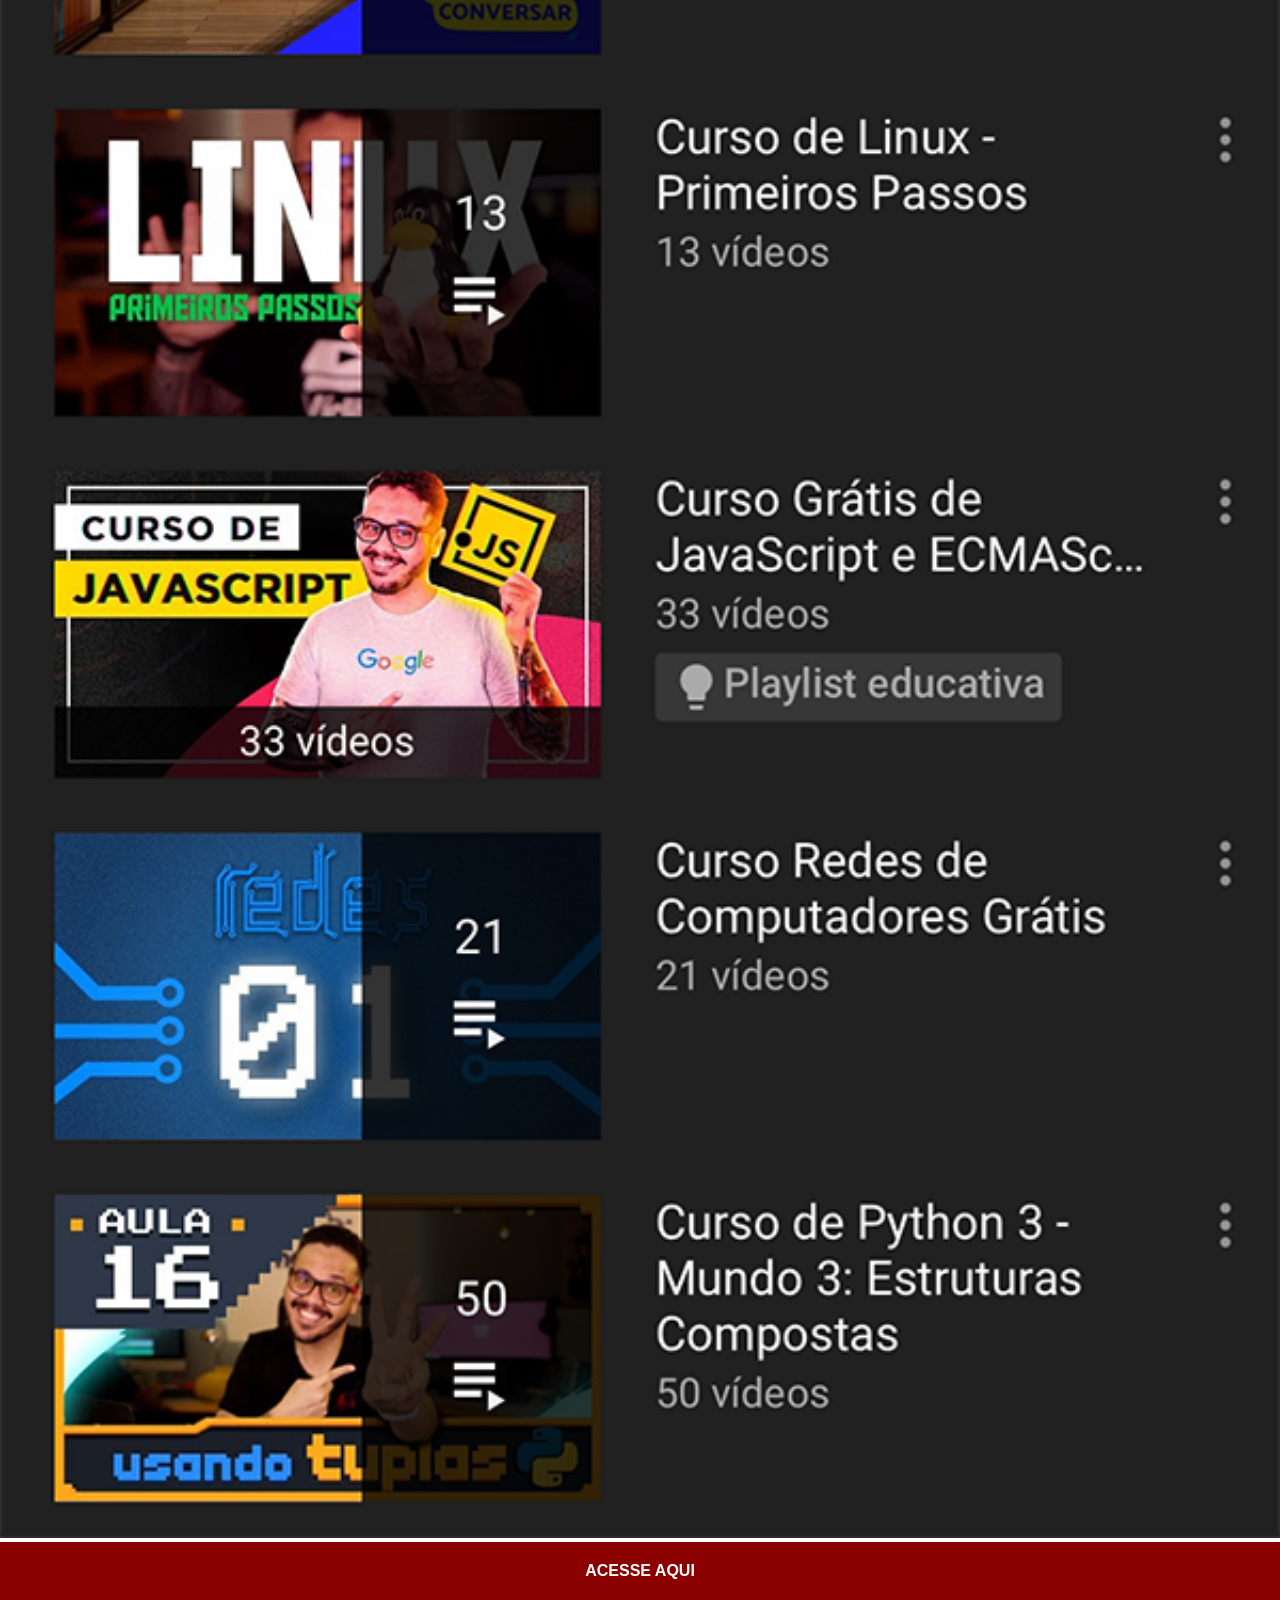
<file: youtube.html>
<!DOCTYPE html>
<html lang="pt-br">
<head>
    <meta charset="UTF-8">
    <meta name="viewport" content="width=device-width, initial-scale=1.0">
    <title>YouTube</title>
    <link rel="stylesheet" href="estilos/style.css">
</head>
<body>
    <img src="pacote-d013/imagens/tela-youtube.png" alt="tela-youtube">
    <a href="https://youtube.com/cursoemvideo" target="_blank">ACESSE AQUI</a>
</body>
</html>
</file>
<file: style.css>
@charset "UTF-8";


* {
    margin: 0;
    padding: 0;
    font-family: Arial, Helvetica, sans-serif;
}

html, body {
    height: 100vh;
    width: 100vw;
    background-color: black;
}

main {
    height: 100vh;
    position: relative;
    background-image: url('pacote-d013/imagens/fundo-madeira.jpg');
    background-repeat: no-repeat;
    background-position: center;
    background-size: cover;
    background-attachment: fixed;
}

#telefone {
    position: absolute;
    top: 50%;
    left: 50%;
    transform: translate(-50%, -50%);

    height: 627px;
    width: 311px;
    background-image: url('pacote-d013/imagens/frame-iphone.png');
    background-repeat: no-repeat;
}

iframe {
    position: relative;
    top: 80px;
    left: 22px;
    width: 267px;
    height: 470px;
}

section#redes-sociais {
    text-align: right;
}

section#redes-sociais img {
    margin: 10px;
    width: 50px;
    border-radius: 50%;
    box-shadow: 2px 2px 5px rgba(0, 0, 0, 0.403);
    box-sizing: border-box;
}

section#redes-sociais img:hover {
    border: 2px solid white;
    transform: translate(-3px, -3px);
    box-shadow: 5px 5px 10px rgba(0, 0, 0, 0.656);
    transition: transform .5s, border .5s;
}
</file>
<file: estilos/style.css>
@charset "UTF-8";

* {
    padding: 0;
    margin: 0;
    font-family: Arial, Helvetica, sans-serif;
}

::-webkit-scrollbar {
    width: 0px;
    height: 0px;
}

img {
    width: 100vw;
}

a {
    display: block;
    background-color: darkred;
    padding: 20px;
    text-align: center;
    font-weight: bolder;
    text-decoration: none;
    color: white;
}

a:hover {
    background-color: red;
}
</file>
